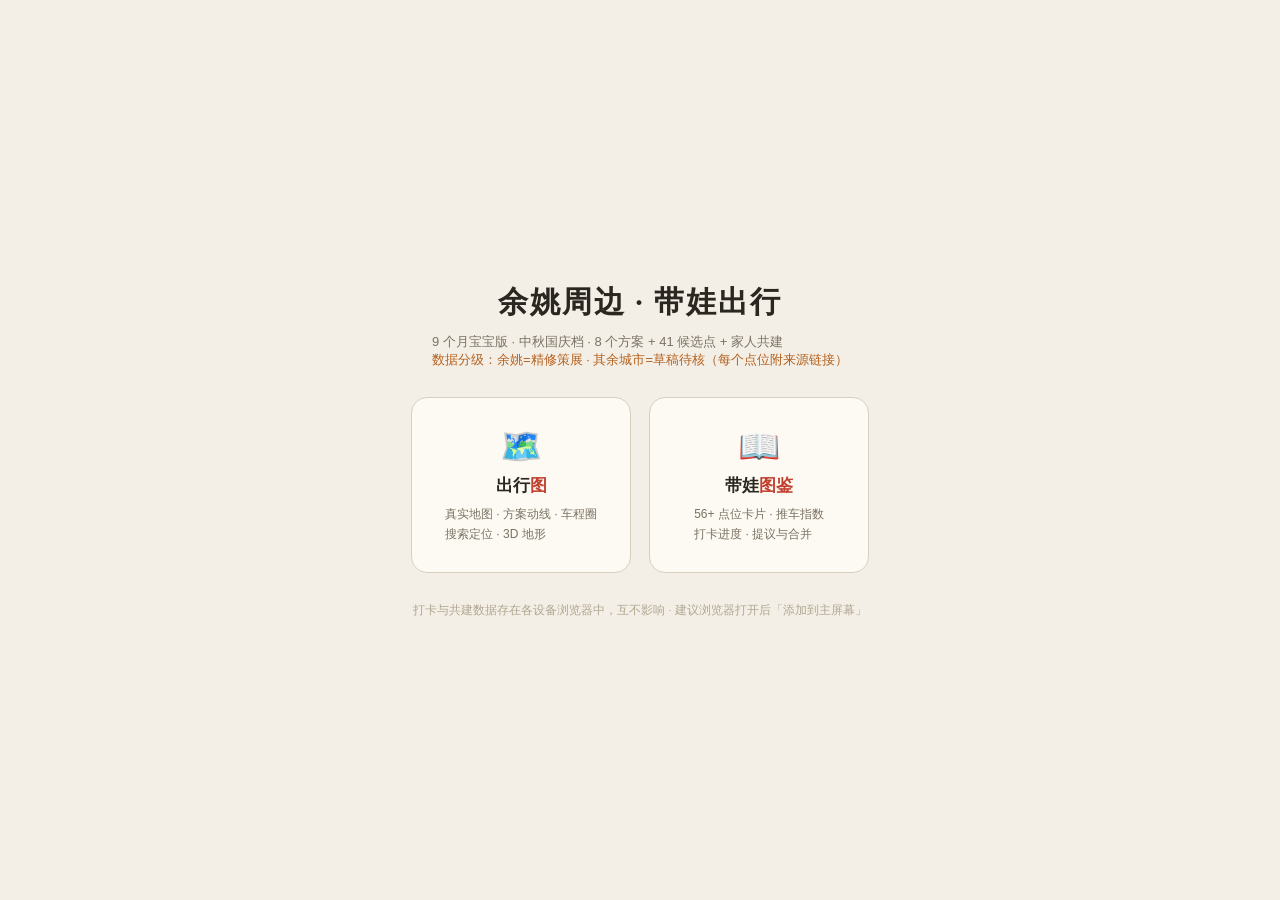
<file: index.html>
<!doctype html>
<html lang="zh-CN">
<head>
  <meta charset="UTF-8">
  <meta name="viewport" content="width=device-width, initial-scale=1">
  <title>余姚周边 · 带娃出行</title>
  <meta name="theme-color" content="#f4efe6">
  <meta property="og:type" content="website">
  <meta property="og:title" content="余姚周边 · 带娃出行（9个月宝宝版）">
  <meta property="og:description" content="8套亲子方案动线 · 车程圈 · 推车指数 · 午睡节奏，337城可切换，家人可共建打卡。">
  <meta property="og:image" content="https://439436269-ctrl.github.io/yuyao-baby-map/img/share.png">
  <meta property="og:url" content="https://439436269-ctrl.github.io/yuyao-baby-map/">
  <meta name="twitter:card" content="summary_large_image">
  <meta name="twitter:title" content="余姚周边 · 带娃出行（9个月宝宝版）">
  <meta name="twitter:description" content="8套亲子方案动线 · 车程圈 · 推车指数 · 午睡节奏，337城可切换。">
  <meta name="twitter:image" content="https://439436269-ctrl.github.io/yuyao-baby-map/img/share.png">
  <style>
    :root { --paper: #f4efe6; --ink: #2a2620; --line: #d8cfbf; --red: #c2402f; --sub: #7a7264; }
    * { box-sizing: border-box; }
    body {
      margin: 0; min-height: 100vh; display: flex; flex-direction: column;
      align-items: center; justify-content: center; gap: 10px;
      background: var(--paper); color: var(--ink);
      font-family: 'PingFang SC', 'Microsoft YaHei', sans-serif;
      padding: 24px;
    }
    h1 { margin: 0; font: 600 30px Georgia, 'Songti SC', 'SimSun', serif; letter-spacing: 2px; }
    .sub { color: var(--sub); font-size: 13px; margin-bottom: 18px; }
    .cards { display: flex; gap: 18px; flex-wrap: wrap; justify-content: center; }
    a.card {
      display: flex; flex-direction: column; align-items: center; gap: 8px;
      width: 220px; padding: 28px 20px; text-decoration: none; color: var(--ink);
      background: #fdfaf3; border: 1px solid var(--line); border-radius: 16px;
      transition: box-shadow .15s, transform .15s;
    }
    a.card:hover { box-shadow: 0 6px 20px rgba(42,38,32,.14); transform: translateY(-2px); }
    a.card .ico { font-size: 34px; }
    a.card .t { font: 600 17px Georgia, 'Songti SC', serif; }
    a.card .d { font-size: 12px; color: var(--sub); line-height: 1.6; }
    a.card .t em { color: var(--red); font-style: normal; }
    .tip { margin-top: 20px; font-size: 11.5px; color: #b0a691; }
  </style>
</head>
<body>
  <h1>余姚周边 · 带娃出行</h1>
  <div class="sub">9 个月宝宝版 · 中秋国庆档 · 8 个方案 + 41 候选点 + 家人共建<br>
    <span style="color:#b4611e">数据分级：余姚=精修策展 · 其余城市=草稿待核（每个点位附来源链接）</span></div>
  <div class="cards">
    <a class="card" href="./map.html">
      <span class="ico">🗺️</span>
      <span class="t">出行<em>图</em></span>
      <span class="d">真实地图 · 方案动线 · 车程圈<br>搜索定位 · 3D 地形</span>
    </a>
    <a class="card" href="./guide.html">
      <span class="ico">📖</span>
      <span class="t">带娃<em>图鉴</em></span>
      <span class="d">56+ 点位卡片 · 推车指数<br>打卡进度 · 提议与合并</span>
    </a>
  </div>
  <div class="tip">打卡与共建数据存在各设备浏览器中，互不影响 · 建议浏览器打开后「添加到主屏幕」</div>
</body>
</html>
</file>
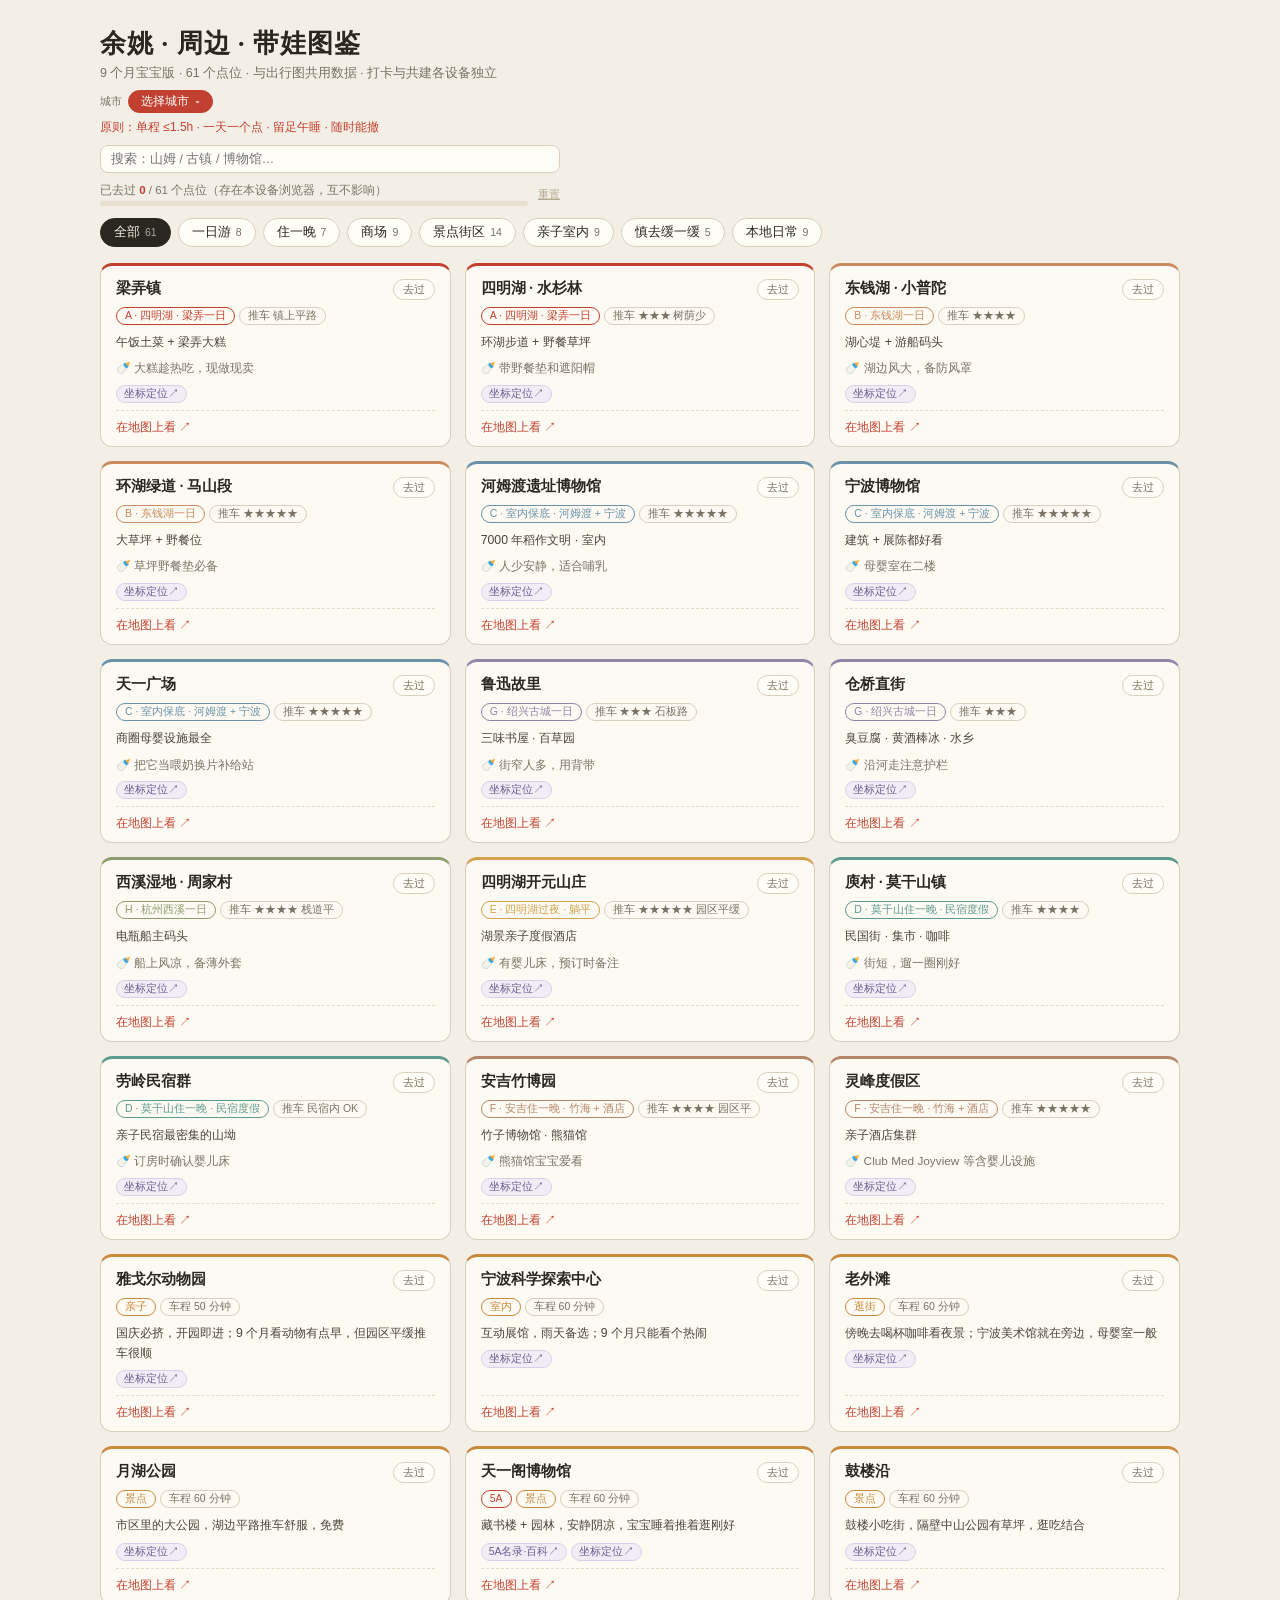
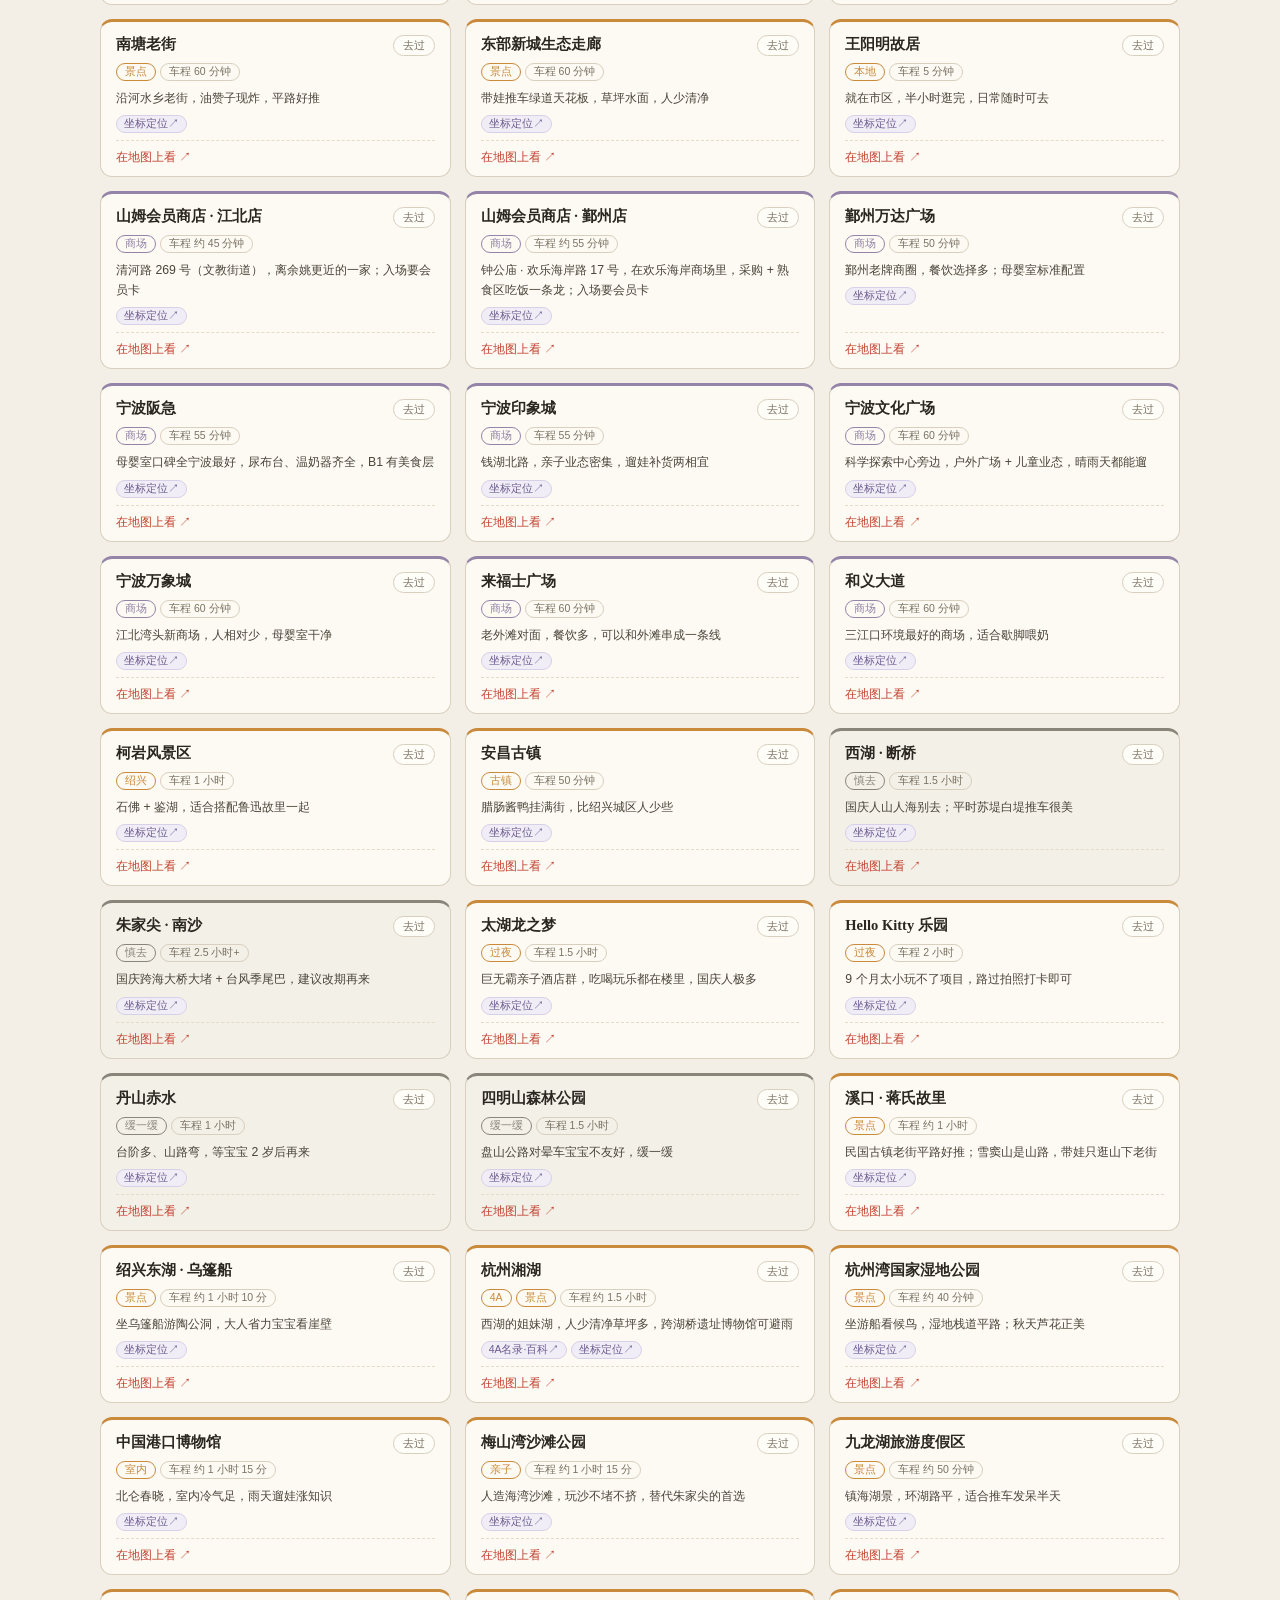
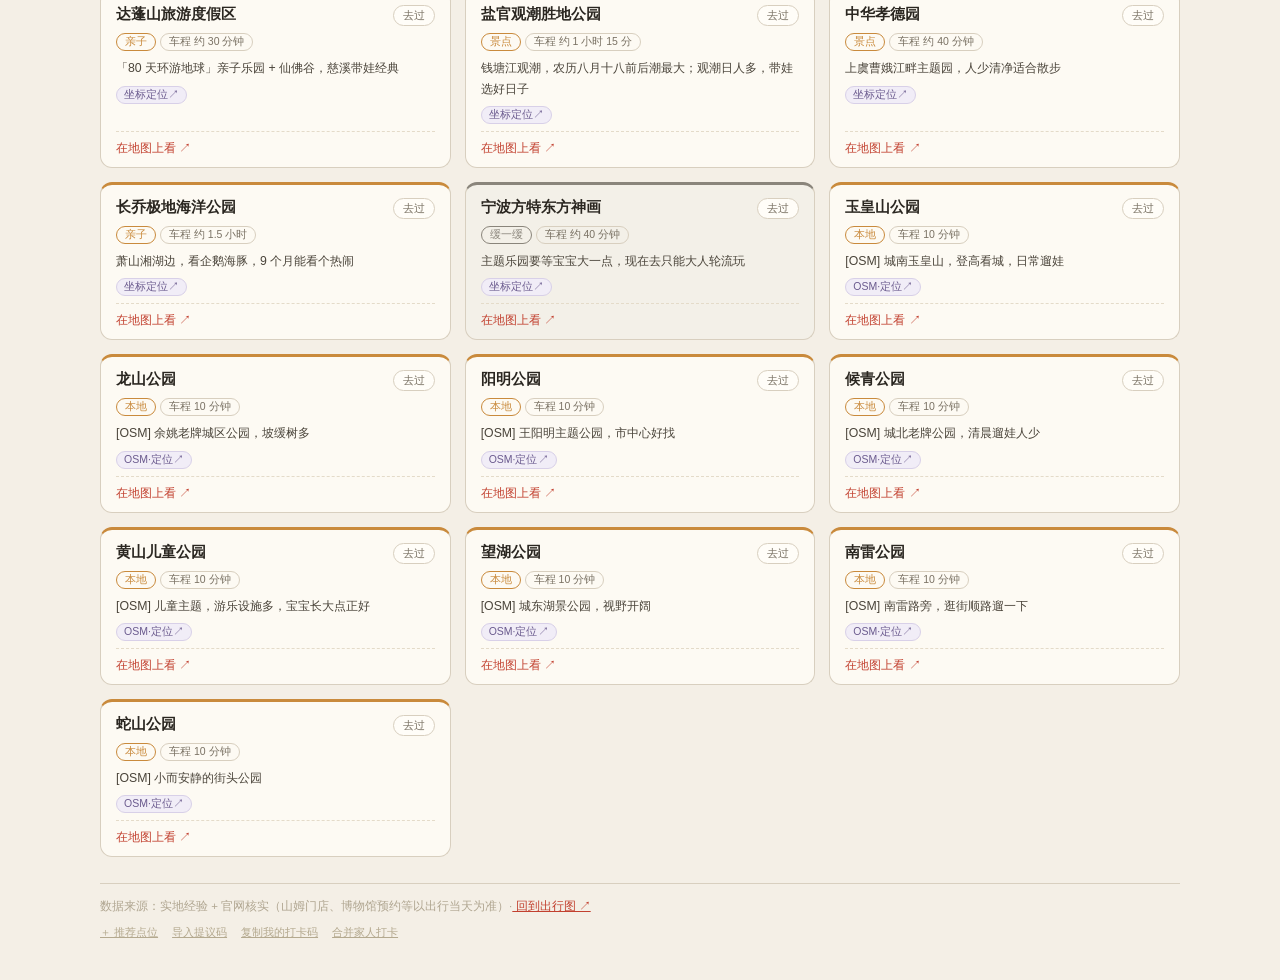
<file: guide.html>
<!doctype html>
<html lang="zh-CN">
<head>
  <meta charset="UTF-8">
  <meta name="viewport" content="width=device-width, initial-scale=1">
  <title>余姚周边 · 带娃图鉴</title>
  <meta name="theme-color" content="#f4efe6">
  <meta property="og:type" content="website">
  <meta property="og:title" content="余姚周边 · 带娃图鉴（9个月宝宝版）">
  <meta property="og:description" content="56+点位卡片：推车指数、带娃要点、5A/4A评级徽章，打卡进度全家同步。">
  <meta property="og:image" content="https://439436269-ctrl.github.io/yuyao-baby-map/img/share.png">
  <meta name="twitter:card" content="summary_large_image">
  <script type="module" crossorigin src="./assets/guide-BqX7OK44.js"></script>
  <link rel="modulepreload" crossorigin href="./assets/styles-Dasg_rm_.js">
  <link rel="stylesheet" crossorigin href="./assets/styles-CCWJV7H2.css">
</head>
<body>
  <div id="root"></div>
</body>
</html>
</file>
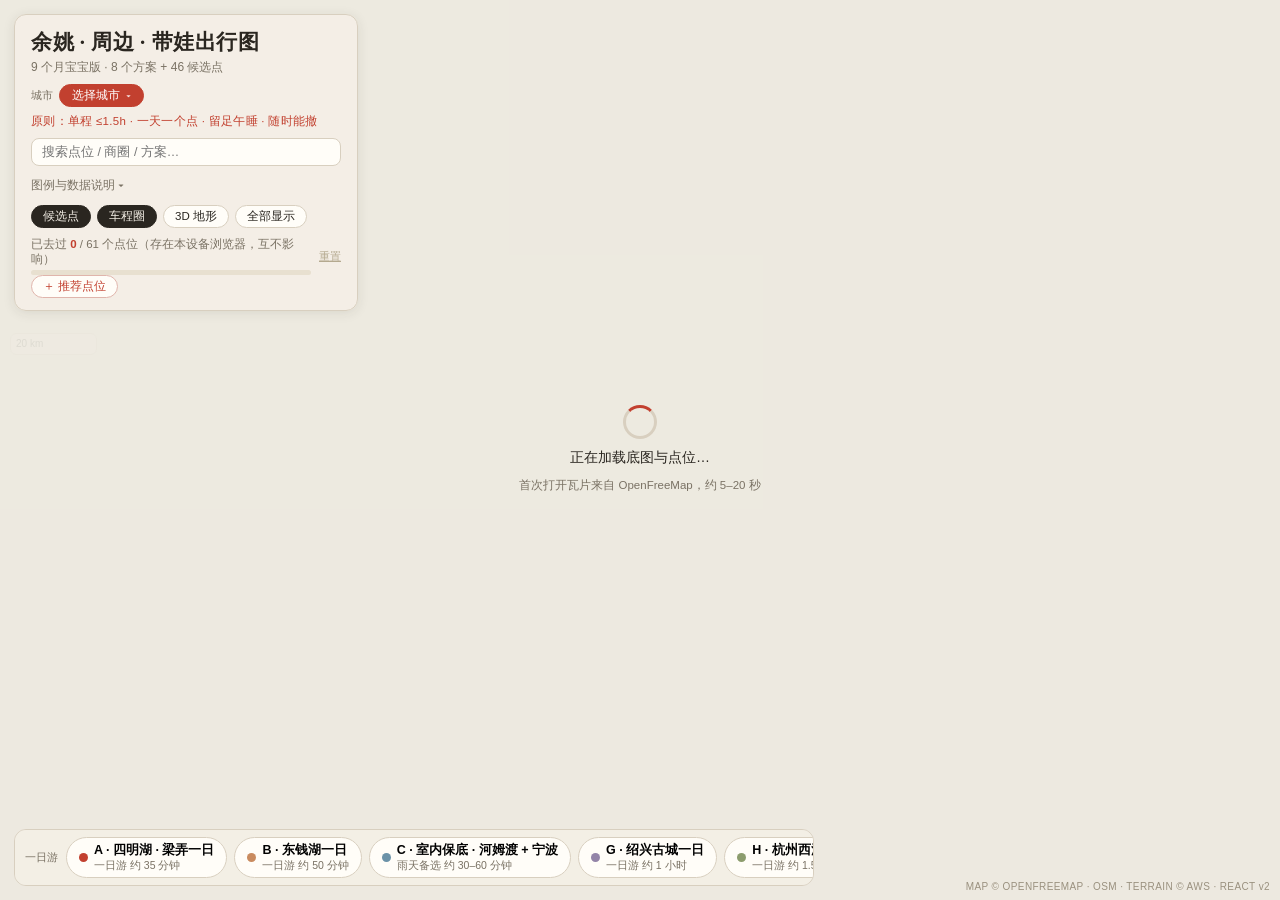
<file: map.html>
<!doctype html>
<html lang="zh-CN">
<head>
  <meta charset="UTF-8">
  <meta name="viewport" content="width=device-width, initial-scale=1">
  <title>余姚周边 · 带娃出行图</title>
  <meta name="theme-color" content="#f4efe6">
  <meta property="og:type" content="website">
  <meta property="og:title" content="余姚周边 · 带娃出行图（9个月宝宝版）">
  <meta property="og:description" content="真实地图上看亲子方案动线、车程圈与推车指数，337城可切换，点位来源可溯源。">
  <meta property="og:image" content="https://439436269-ctrl.github.io/yuyao-baby-map/img/share.png">
  <meta name="twitter:card" content="summary_large_image">
  <script type="module" crossorigin src="./assets/map-DCVhMGmU.js"></script>
  <link rel="modulepreload" crossorigin href="./assets/styles-Dasg_rm_.js">
  <link rel="stylesheet" crossorigin href="./assets/styles-CCWJV7H2.css">
  <link rel="stylesheet" crossorigin href="./assets/map-CuCRB34y.css">
</head>
<body>
  <div id="root"></div>
</body>
</html>
</file>
<file: assets/styles-CCWJV7H2.css>
:root{--paper: #f4efe6;--ink: #2a2620;--sub: #7a7264;--line: #d8cfbf;--red: #c2402f;--amber: #c98a3c}*{box-sizing:border-box}html,body,#root{margin:0;height:100%}body{font-family:PingFang SC,Microsoft YaHei,sans-serif;color:var(--ink);background:var(--paper)}button{font-family:inherit}#map-wrap{position:fixed;top:0;right:0;bottom:0;left:0;background:#edeae0}#hd{position:fixed;top:14px;left:14px;z-index:10;width:344px;padding:13px 16px 12px;background:#f4efe6f5;border:1px solid var(--line);border-radius:12px;box-shadow:0 2px 12px #2a26201a}#hd h1{margin:0 0 3px;font:600 21px Georgia,Songti SC,STSong,SimSun,serif;letter-spacing:.5px}#hd .sub{font-size:12px;color:var(--sub)}#hd .principle{margin-top:7px;font-size:11.5px;color:var(--red);letter-spacing:.3px}.legend{margin-top:7px;font-size:11.5px;color:var(--sub);line-height:1.8}.lg-dot{display:inline-block;width:8px;height:8px;border-radius:50%;margin:0 4px 0 1px;vertical-align:-1px}.lg-ring{display:inline-block;width:10px;height:6px;border:1px dashed #a89f8f;border-radius:50%;margin:0 4px 0 1px;vertical-align:2px}.toggles{display:flex;gap:6px;margin-top:9px;flex-wrap:wrap}.tg{font-size:11.5px;padding:3px 11px;cursor:pointer;-webkit-user-select:none;user-select:none;color:var(--ink);background:#fffdf8;border:1px solid var(--line);border-radius:999px}.tg.on{background:var(--ink);border-color:var(--ink);color:var(--paper)}.progress-row{display:flex;align-items:center;gap:8px;margin-top:9px}.progress-row .progress-wrap{flex:1}.linklike{border:none;background:none;color:#b4a98f;font-size:11px;cursor:pointer;text-decoration:underline;padding:0}.progress-wrap{min-width:0}.progress-text{font-size:11.5px;color:var(--sub);margin-bottom:3px}.progress-text b{color:var(--red)}.progress-bar{height:5px;background:#e8e0d0;border-radius:999px;overflow:hidden}.progress-bar i{display:block;height:100%;background:var(--red);border-radius:999px;transition:width .3s}#credit{position:fixed;right:10px;bottom:8px;z-index:5;font-size:10px;color:#9a917f;letter-spacing:.4px}.searchbox{position:relative;margin-top:9px}.searchbox input{width:100%;padding:6px 26px 6px 10px;font-size:12.5px;color:var(--ink);background:#fffdf8;border:1px solid var(--line);border-radius:8px;outline:none}.searchbox input:focus{border-color:var(--red)}.search-clear{position:absolute;right:6px;top:50%;transform:translateY(-50%);border:none;background:none;color:var(--sub);cursor:pointer;font-size:11px}.search-drop{position:absolute;left:0;right:0;top:calc(100% + 4px);z-index:30;max-height:260px;overflow-y:auto;background:#fffdf8;border:1px solid var(--line);border-radius:10px;box-shadow:0 4px 14px #2a262029}.search-hit{display:block;width:100%;text-align:left;padding:7px 11px;border:none;border-bottom:1px dashed #eee4d2;background:none;cursor:pointer}.search-hit:hover{background:#c2402f0f}.hit-name{display:block;font-size:12.5px;font-weight:600}.hit-sub{display:block;font-size:11px;color:var(--sub);margin-top:1px}.search-empty{padding:10px 12px;font-size:12px;color:var(--sub)}.capsules{position:fixed;left:14px;bottom:14px;z-index:10;display:flex;gap:7px;align-items:center;max-width:calc(100vw - 480px);overflow-x:auto;padding:7px 9px;background:#f4efe6ed;border:1px solid var(--line);border-radius:12px;scrollbar-width:thin}.capgrp{flex:none;font-size:11px;color:var(--sub);padding:0 1px}.cap{flex:none;display:flex;align-items:center;gap:6px;padding:5px 12px;cursor:pointer;white-space:nowrap;background:#fffdf8;border:1px solid var(--line);border-radius:999px;transition:box-shadow .15s}.cap:hover{box-shadow:0 1px 6px #2a262026}.cap.on{background:var(--ink);border-color:var(--ink)}.cap.on .cap-t,.cap.on .cap-d{color:var(--paper)}.cap-dot{flex:none;width:9px;height:9px;border-radius:50%}.cap-txt{display:flex;flex-direction:column;align-items:flex-start;line-height:1.25}.cap-t{font-size:12.5px;font-weight:600}.cap-d{font-size:10.5px;color:var(--sub)}.detail-card{position:fixed;top:14px;right:14px;bottom:80px;z-index:11;width:400px;padding:16px 18px 20px;overflow-y:auto;background:#f4efe6f7;border:1px solid var(--line);border-radius:12px;box-shadow:0 2px 14px #2a26201f;scrollbar-width:thin}.d-head{display:flex;gap:10px;align-items:flex-start}.plan-chip{flex:none;display:inline-block;border-radius:9px;color:#f4efe6;font-family:Georgia,serif;font-weight:700;text-align:center}.d-title h2{margin:1px 0 3px;font:600 18px Georgia,Songti SC,serif}.d-meta{font-size:11.5px;color:var(--sub);line-height:1.6}.icon-btn{margin-left:auto;flex:none;width:26px;height:26px;cursor:pointer;color:var(--sub);font-size:13px;line-height:1;background:#fffdf8;border:1px solid var(--line);border-radius:8px}.icon-btn:hover{background:var(--ink);color:var(--paper)}.gq{margin-top:12px;padding:8px 11px;font-size:12px;line-height:1.65;color:#7a4a18;background:#f6e8d6;border:1px solid #e4c9a4;border-radius:9px}.gq b{color:#b4611e}.d-sec{margin-top:14px}.d-sec h3{margin:0 0 6px;font-size:12px;font-weight:600;color:var(--sub);letter-spacing:2px}.sched{list-style:none;margin:0;padding:0}.sched li{display:flex;gap:10px;padding:4.5px 0;font-size:12.8px;line-height:1.55;border-top:1px dashed #e4dbc9}.sched li:first-child{border-top:none}.sched b{flex:none;width:78px;padding-top:1px;font:600 12px Georgia,monospace;color:var(--red)}.tips{margin:0;padding-left:16px;font-size:12.5px;line-height:1.8;color:#4a443a}.stop-row{display:flex;align-items:flex-start;gap:9px;padding:8px 2px;cursor:pointer;border-top:1px dashed #e4dbc9}.stop-row:first-of-type{border-top:none}.stop-row:hover{background:#c2402f0d}.stop-row .no{flex:none;width:20px;height:20px;margin-top:1px;border-radius:50%;color:#f4efe6;font-size:11px;font-weight:700;display:flex;align-items:center;justify-content:center}.stop-info{min-width:0;display:flex;flex-direction:column}.sn{font-size:13px;font-weight:600}.sd{font-size:11.8px;color:var(--sub);line-height:1.5}.d-foot{margin-top:16px;padding-top:10px;border-top:1px solid var(--line);font-size:11px;color:#b0a691;line-height:1.7}.stamp{flex:none;margin-left:auto;padding:2px 9px;cursor:pointer;font-size:11px;color:var(--sub);background:#fffdf8;border:1px solid var(--line);border-radius:999px}.stamp.done{background:var(--red);border-color:var(--red);color:#fff}.pp{min-width:210px;font-size:12.5px}.pp-name{font:700 13.5px Georgia,Songti SC,serif}.pp-chips{margin-top:5px;display:flex;flex-wrap:wrap;gap:4px}.chip{display:inline-block;padding:1px 8px;font-size:10.5px;color:var(--sub);border:1px solid var(--line);border-radius:999px}.pp-note{margin-top:6px;font-size:12px;line-height:1.6;color:#4a443a}.pp-meta{margin-top:5px;font-size:11.5px;color:var(--sub);line-height:1.6}.pp-stamp{margin-top:8px;display:flex;justify-content:flex-end}.pp-stamp .stamp{margin-left:0}.pp-srcs{margin-top:7px;display:flex;flex-wrap:wrap;gap:4px}.pp-srcs a,.card-srcs a{font-size:10.5px;color:#6b5b8e;text-decoration:none;padding:1px 7px;background:#f1edf7;border:1px solid #d8d0e8;border-radius:999px}.pp-srcs a:hover,.card-srcs a:hover{background:#e4dcf3}.card-srcs{display:flex;flex-wrap:wrap;gap:4px}.maplibregl-popup-content{background:var(--paper)!important;padding:10px 13px!important;border:1px solid var(--line);border-radius:10px;box-shadow:0 3px 14px #2a26202e}.maplibregl-popup-tip{border-top-color:var(--paper)!important;border-bottom-color:var(--paper)!important}.maplibregl-ctrl-scale{background:#f4efe6eb!important;border:1px solid var(--line)!important;border-radius:6px;color:var(--ink);font-size:10px}.guide{max-width:1120px;margin:0 auto;padding:26px 20px 40px}.g-head h1{margin:0 0 4px;font:600 26px Georgia,Songti SC,serif;letter-spacing:1px}.g-head .sub{font-size:12.5px;color:var(--sub)}.g-head .principle{margin-top:6px;font-size:12px;color:var(--red)}.g-head .searchbox{max-width:460px}.g-progress{display:flex;align-items:center;gap:10px;max-width:460px;margin-top:10px}.g-progress .progress-wrap{flex:1}.tabs{position:sticky;top:0;z-index:9;display:flex;gap:7px;flex-wrap:wrap;padding:12px 0 10px;background:var(--paper)}.tab{padding:5px 13px;cursor:pointer;font-size:12.5px;color:var(--ink);background:#fffdf8;border:1px solid var(--line);border-radius:999px}.tab.on{background:var(--ink);border-color:var(--ink);color:var(--paper)}.tab-count{margin-left:5px;font-size:10.5px;opacity:.65}.grid{display:grid;grid-template-columns:repeat(auto-fill,minmax(300px,1fr));gap:14px;margin-top:6px}.card{padding:13px 15px 11px;background:#fdfaf3;border:1px solid var(--line);border-top:3px solid var(--line);border-radius:12px;display:flex;flex-direction:column;gap:7px}.card.warn{background:#f3f0e8}.card-hd{display:flex;align-items:flex-start;gap:8px}.card-hd h3{flex:1;margin:0;font:600 14.5px Georgia,Songti SC,serif}.card-chips{display:flex;flex-wrap:wrap;gap:4px}.card-note{margin:0;font-size:12.3px;line-height:1.65;color:#4a443a}.card-baby{margin:0;font-size:11.8px;line-height:1.6;color:var(--sub)}.card-foot{margin-top:auto;padding-top:6px;border-top:1px dashed #e4dbc9}.map-link{font-size:11.5px;color:var(--red);text-decoration:none}.map-link:hover{text-decoration:underline}.empty{grid-column:1 / -1;padding:40px 0;text-align:center;font-size:13px;color:var(--sub)}.g-foot{margin-top:26px;padding-top:12px;border-top:1px solid var(--line);font-size:11.5px;color:#b0a691;line-height:1.8}.g-foot a{color:var(--red)}.foot-actions{display:flex;gap:14px;flex-wrap:wrap;align-items:center;margin-top:8px}.modal-mask{position:fixed;top:0;right:0;bottom:0;left:0;z-index:60;background:#2a262073;display:flex;align-items:center;justify-content:center}.modal{width:min(430px,calc(100vw - 32px));padding:16px 18px;background:var(--paper);border:1px solid var(--line);border-radius:14px;box-shadow:0 8px 30px #2a26204d}.modal-hd{display:flex;align-items:center;gap:10px;margin-bottom:8px}.modal-hd h3{flex:1;margin:0;font:600 16px Georgia,Songti SC,serif}.field{display:flex;flex-direction:column;gap:4px;margin-top:10px;font-size:11.5px;color:var(--sub)}.field input,.field select,.field textarea{font-family:inherit;font-size:13px;color:var(--ink);padding:7px 10px;background:#fffdf8;border:1px solid var(--line);border-radius:8px;outline:none;resize:vertical}.field input:focus,.field select:focus,.field textarea:focus{border-color:var(--red)}.field-row{display:flex;gap:10px}.field-row .field{flex:1}.coord-badge{margin-top:10px;padding:7px 10px;font-size:11.5px;color:var(--sub);background:#efe9db;border:1px dashed var(--line);border-radius:8px}.coord-badge.ok{color:#3e7a6e;background:#e9f2ee;border-color:#9cc4ba}.msg-ok{margin-top:8px;padding:6px 10px;font-size:12px;color:#3e7a6e;background:#e9f2ee;border-radius:8px}.msg-err{margin-top:8px;padding:6px 10px;font-size:12px;color:#a03a2a;background:#f7e6e0;border-radius:8px}.modal-actions{display:flex;justify-content:flex-end;gap:8px;margin-top:14px}.btn-ghost{padding:6px 14px;font-size:12.5px;cursor:pointer;color:var(--sub);background:none;border:1px solid var(--line);border-radius:8px}.btn-primary{padding:6px 14px;font-size:12.5px;cursor:pointer;color:#fff;background:var(--red);border:1px solid var(--red);border-radius:8px}.btn-primary:disabled{opacity:.45;cursor:not-allowed}.stamp.remove{margin-left:8px;color:#a03a2a;background:#fdf6f3;border-color:#d8b0a4}.tg.propose{color:var(--red);border-color:#e0b5ac}.propose-panel{position:fixed;top:14px;right:14px;bottom:80px;z-index:40;width:356px;padding:16px 18px;overflow-y:auto;background:#f4efe6f7;border:1px solid var(--line);border-radius:12px;box-shadow:0 2px 14px #2a262024;scrollbar-width:thin}.boot-msg{min-height:60vh;display:flex;flex-direction:column;gap:10px;align-items:center;justify-content:center;font-size:14px;color:var(--sub);text-align:center}.boot-msg a{color:var(--red)}.city-switch{display:flex;gap:6px;align-items:center;margin-top:8px;flex-wrap:wrap}.city-opt{font-size:11.5px;padding:2px 10px;text-decoration:none;color:var(--ink);background:#fffdf8;border:1px solid var(--line);border-radius:999px}.city-opt.on{background:var(--red);border-color:var(--red);color:#fff}.city-select{max-width:260px;padding:3px 8px;font-size:11.5px;font-family:inherit;color:var(--ink);background:#fffdf8;border:1px solid var(--line);border-radius:999px;outline:none}.city-switch{position:relative;display:flex;gap:6px;align-items:center;margin-top:8px;flex-wrap:wrap}.city-lbl{font-size:11px;color:var(--sub)}.city-btn{display:inline-flex;align-items:center;gap:6px;padding:3px 12px;font-size:11.5px;font-family:inherit;cursor:pointer;color:#fff;background:var(--red);border:1px solid var(--red);border-radius:999px}.city-caret{font-style:normal;font-size:10px;opacity:.85}.city-pop{position:absolute;top:calc(100% + 6px);left:0;z-index:45;width:300px;padding:8px;background:var(--paper);border:1px solid var(--line);border-radius:12px;box-shadow:0 6px 22px #2a26202e}.city-search{width:100%;padding:6px 10px;font-size:12.5px;font-family:inherit;box-sizing:border-box;color:var(--ink);background:#fffdf8;border:1px solid var(--line);border-radius:8px;outline:none}.city-search:focus{border-color:var(--red)}.city-list{max-height:300px;overflow-y:auto;margin-top:7px;scrollbar-width:thin}.city-group-hd{padding:5px 6px 3px;font-size:10.5px;color:var(--sub);letter-spacing:1px;border-bottom:1px dashed var(--line);margin-top:4px}.city-group:first-child .city-group-hd{margin-top:0}.city-item{display:flex;align-items:center;gap:6px;width:100%;padding:5px 8px;font-size:12.5px;font-family:inherit;text-align:left;cursor:pointer;color:var(--ink);background:none;border:none;border-radius:7px}.city-item:hover:not(:disabled){background:#c2402f14}.city-item.on{background:#c2402f24;font-weight:600}.city-item.off{color:#b6ad9a;cursor:not-allowed}.city-star{width:12px;flex:none;font-size:11px;color:var(--red);text-align:center}.city-item.off .city-star{color:#c9c1b0}.city-empty{padding:14px 8px;font-size:12px;color:var(--sub);text-align:center}.map-loading{position:absolute;top:0;right:0;bottom:0;left:0;z-index:8;display:flex;flex-direction:column;align-items:center;justify-content:center;gap:8px;background:#edeae0eb;color:var(--sub);text-align:center;pointer-events:none}.map-loading p{margin:0;font-size:14px;color:var(--ink)}.map-loading small{font-size:11.5px}.spin{width:34px;height:34px;border-radius:50%;border:3px solid #d8cfbf;border-top-color:var(--red);animation:spin .9s linear infinite}@keyframes spin{to{transform:rotate(360deg)}}.legend-box{margin-top:9px}.legend-box summary{cursor:pointer;font-size:12px;color:var(--sub);-webkit-user-select:none;user-select:none;list-style:none;padding:2px 0}.legend-box summary::-webkit-details-marker{display:none}.legend-box[open] summary{color:var(--ink)}@media (max-width: 980px){#hd{width:min(344px,calc(100vw - 28px))}.capsules{max-width:calc(100vw - 28px)}.detail-card{width:calc(100vw - 28px)}}
</file>
<file: assets/map-CuCRB34y.css>
.maplibregl-map{font:12px/20px Helvetica Neue,Arial,Helvetica,sans-serif;overflow:hidden;position:relative;-webkit-tap-highlight-color:rgb(0 0 0/0)}.maplibregl-canvas{left:0;position:absolute;top:0}.maplibregl-map:fullscreen{height:100%;width:100%}.maplibregl-ctrl-group button.maplibregl-ctrl-compass{touch-action:none}.maplibregl-canvas-container.maplibregl-interactive,.maplibregl-ctrl-group button.maplibregl-ctrl-compass{cursor:grab;-webkit-user-select:none;-moz-user-select:none;user-select:none}.maplibregl-canvas-container.maplibregl-interactive.maplibregl-track-pointer{cursor:pointer}.maplibregl-canvas-container.maplibregl-interactive:active,.maplibregl-ctrl-group button.maplibregl-ctrl-compass:active{cursor:grabbing}.maplibregl-canvas-container.maplibregl-touch-zoom-rotate,.maplibregl-canvas-container.maplibregl-touch-zoom-rotate .maplibregl-canvas{touch-action:pan-x pan-y}.maplibregl-canvas-container.maplibregl-touch-drag-pan,.maplibregl-canvas-container.maplibregl-touch-drag-pan .maplibregl-canvas{touch-action:pinch-zoom}.maplibregl-canvas-container.maplibregl-touch-zoom-rotate.maplibregl-touch-drag-pan,.maplibregl-canvas-container.maplibregl-touch-zoom-rotate.maplibregl-touch-drag-pan .maplibregl-canvas{touch-action:none}.maplibregl-canvas-container.maplibregl-touch-drag-pan.maplibregl-cooperative-gestures,.maplibregl-canvas-container.maplibregl-touch-drag-pan.maplibregl-cooperative-gestures .maplibregl-canvas{touch-action:pan-x pan-y}.maplibregl-ctrl-bottom-left,.maplibregl-ctrl-bottom-right,.maplibregl-ctrl-top-left,.maplibregl-ctrl-top-right{pointer-events:none;position:absolute;z-index:2}.maplibregl-ctrl-top-left{left:0;top:0}.maplibregl-ctrl-top-right{right:0;top:0}.maplibregl-ctrl-bottom-left{bottom:0;left:0}.maplibregl-ctrl-bottom-right{bottom:0;right:0}.maplibregl-ctrl{clear:both;pointer-events:auto;transform:translate(0)}.maplibregl-ctrl-top-left .maplibregl-ctrl{float:left;margin:10px 0 0 10px}.maplibregl-ctrl-top-right .maplibregl-ctrl{float:right;margin:10px 10px 0 0}.maplibregl-ctrl-bottom-left .maplibregl-ctrl{float:left;margin:0 0 10px 10px}.maplibregl-ctrl-bottom-right .maplibregl-ctrl{float:right;margin:0 10px 10px 0}.maplibregl-ctrl-group{background:#fff;border-radius:4px}.maplibregl-ctrl-group:not(:empty){box-shadow:0 0 0 2px #0000001a}@media (forced-colors:active){.maplibregl-ctrl-group:not(:empty){box-shadow:0 0 0 2px ButtonText}}.maplibregl-ctrl-group button{background-color:transparent;border:0;box-sizing:border-box;cursor:pointer;display:block;height:29px;outline:none;padding:0;width:29px}.maplibregl-ctrl-group button+button{border-top:1px solid #ddd}.maplibregl-ctrl button .maplibregl-ctrl-icon{background-position:50%;background-repeat:no-repeat;display:block;height:100%;width:100%}@media (forced-colors:active){.maplibregl-ctrl-icon{background-color:transparent}.maplibregl-ctrl-group button+button{border-top:1px solid ButtonText}}.maplibregl-ctrl button::-moz-focus-inner{border:0;padding:0}.maplibregl-ctrl-attrib-button:focus,.maplibregl-ctrl-group button:focus{box-shadow:0 0 2px 2px #0096ff}.maplibregl-ctrl button:disabled{cursor:not-allowed}.maplibregl-ctrl button:disabled .maplibregl-ctrl-icon{opacity:.25}.maplibregl-ctrl button:not(:disabled):hover{background-color:#0000000d}.maplibregl-ctrl-group button:focus:focus-visible{box-shadow:0 0 2px 2px #0096ff}.maplibregl-ctrl-group button:focus:not(:focus-visible){box-shadow:none}.maplibregl-ctrl-group button:focus:first-child{border-radius:4px 4px 0 0}.maplibregl-ctrl-group button:focus:last-child{border-radius:0 0 4px 4px}.maplibregl-ctrl-group button:focus:only-child{border-radius:inherit}.maplibregl-ctrl button.maplibregl-ctrl-zoom-out .maplibregl-ctrl-icon{background-image:url("data:image/svg+xml;charset=utf-8,%3Csvg xmlns='http://www.w3.org/2000/svg' width='29' height='29' fill='%23333' viewBox='0 0 29 29'%3E%3Cpath d='M10 13c-.75 0-1.5.75-1.5 1.5S9.25 16 10 16h9c.75 0 1.5-.75 1.5-1.5S19.75 13 19 13z'/%3E%3C/svg%3E")}.maplibregl-ctrl button.maplibregl-ctrl-zoom-in .maplibregl-ctrl-icon{background-image:url("data:image/svg+xml;charset=utf-8,%3Csvg xmlns='http://www.w3.org/2000/svg' width='29' height='29' fill='%23333' viewBox='0 0 29 29'%3E%3Cpath d='M14.5 8.5c-.75 0-1.5.75-1.5 1.5v3h-3c-.75 0-1.5.75-1.5 1.5S9.25 16 10 16h3v3c0 .75.75 1.5 1.5 1.5S16 19.75 16 19v-3h3c.75 0 1.5-.75 1.5-1.5S19.75 13 19 13h-3v-3c0-.75-.75-1.5-1.5-1.5'/%3E%3C/svg%3E")}@media (forced-colors:active){.maplibregl-ctrl button.maplibregl-ctrl-zoom-out .maplibregl-ctrl-icon{background-image:url("data:image/svg+xml;charset=utf-8,%3Csvg xmlns='http://www.w3.org/2000/svg' width='29' height='29' fill='%23fff' viewBox='0 0 29 29'%3E%3Cpath d='M10 13c-.75 0-1.5.75-1.5 1.5S9.25 16 10 16h9c.75 0 1.5-.75 1.5-1.5S19.75 13 19 13z'/%3E%3C/svg%3E")}.maplibregl-ctrl button.maplibregl-ctrl-zoom-in .maplibregl-ctrl-icon{background-image:url("data:image/svg+xml;charset=utf-8,%3Csvg xmlns='http://www.w3.org/2000/svg' width='29' height='29' fill='%23fff' viewBox='0 0 29 29'%3E%3Cpath d='M14.5 8.5c-.75 0-1.5.75-1.5 1.5v3h-3c-.75 0-1.5.75-1.5 1.5S9.25 16 10 16h3v3c0 .75.75 1.5 1.5 1.5S16 19.75 16 19v-3h3c.75 0 1.5-.75 1.5-1.5S19.75 13 19 13h-3v-3c0-.75-.75-1.5-1.5-1.5'/%3E%3C/svg%3E")}}@media (forced-colors:active) and (prefers-color-scheme:light){.maplibregl-ctrl button.maplibregl-ctrl-zoom-out .maplibregl-ctrl-icon{background-image:url("data:image/svg+xml;charset=utf-8,%3Csvg xmlns='http://www.w3.org/2000/svg' width='29' height='29' viewBox='0 0 29 29'%3E%3Cpath d='M10 13c-.75 0-1.5.75-1.5 1.5S9.25 16 10 16h9c.75 0 1.5-.75 1.5-1.5S19.75 13 19 13z'/%3E%3C/svg%3E")}.maplibregl-ctrl button.maplibregl-ctrl-zoom-in .maplibregl-ctrl-icon{background-image:url("data:image/svg+xml;charset=utf-8,%3Csvg xmlns='http://www.w3.org/2000/svg' width='29' height='29' viewBox='0 0 29 29'%3E%3Cpath d='M14.5 8.5c-.75 0-1.5.75-1.5 1.5v3h-3c-.75 0-1.5.75-1.5 1.5S9.25 16 10 16h3v3c0 .75.75 1.5 1.5 1.5S16 19.75 16 19v-3h3c.75 0 1.5-.75 1.5-1.5S19.75 13 19 13h-3v-3c0-.75-.75-1.5-1.5-1.5'/%3E%3C/svg%3E")}}.maplibregl-ctrl button.maplibregl-ctrl-fullscreen .maplibregl-ctrl-icon{background-image:url("data:image/svg+xml;charset=utf-8,%3Csvg xmlns='http://www.w3.org/2000/svg' width='29' height='29' fill='%23333' viewBox='0 0 29 29'%3E%3Cpath d='M24 16v5.5c0 1.75-.75 2.5-2.5 2.5H16v-1l3-1.5-4-5.5 1-1 5.5 4 1.5-3zM6 16l1.5 3 5.5-4 1 1-4 5.5 3 1.5v1H7.5C5.75 24 5 23.25 5 21.5V16zm7-11v1l-3 1.5 4 5.5-1 1-5.5-4L6 13H5V7.5C5 5.75 5.75 5 7.5 5zm11 2.5c0-1.75-.75-2.5-2.5-2.5H16v1l3 1.5-4 5.5 1 1 5.5-4 1.5 3h1z'/%3E%3C/svg%3E")}.maplibregl-ctrl button.maplibregl-ctrl-shrink .maplibregl-ctrl-icon{background-image:url("data:image/svg+xml;charset=utf-8,%3Csvg xmlns='http://www.w3.org/2000/svg' width='29' height='29' viewBox='0 0 29 29'%3E%3Cpath d='M18.5 16c-1.75 0-2.5.75-2.5 2.5V24h1l1.5-3 5.5 4 1-1-4-5.5 3-1.5v-1zM13 18.5c0-1.75-.75-2.5-2.5-2.5H5v1l3 1.5L4 24l1 1 5.5-4 1.5 3h1zm3-8c0 1.75.75 2.5 2.5 2.5H24v-1l-3-1.5L25 5l-1-1-5.5 4L17 5h-1zM10.5 13c1.75 0 2.5-.75 2.5-2.5V5h-1l-1.5 3L5 4 4 5l4 5.5L5 12v1z'/%3E%3C/svg%3E")}@media (forced-colors:active){.maplibregl-ctrl button.maplibregl-ctrl-fullscreen .maplibregl-ctrl-icon{background-image:url("data:image/svg+xml;charset=utf-8,%3Csvg xmlns='http://www.w3.org/2000/svg' width='29' height='29' fill='%23fff' viewBox='0 0 29 29'%3E%3Cpath d='M24 16v5.5c0 1.75-.75 2.5-2.5 2.5H16v-1l3-1.5-4-5.5 1-1 5.5 4 1.5-3zM6 16l1.5 3 5.5-4 1 1-4 5.5 3 1.5v1H7.5C5.75 24 5 23.25 5 21.5V16zm7-11v1l-3 1.5 4 5.5-1 1-5.5-4L6 13H5V7.5C5 5.75 5.75 5 7.5 5zm11 2.5c0-1.75-.75-2.5-2.5-2.5H16v1l3 1.5-4 5.5 1 1 5.5-4 1.5 3h1z'/%3E%3C/svg%3E")}.maplibregl-ctrl button.maplibregl-ctrl-shrink .maplibregl-ctrl-icon{background-image:url("data:image/svg+xml;charset=utf-8,%3Csvg xmlns='http://www.w3.org/2000/svg' width='29' height='29' fill='%23fff' viewBox='0 0 29 29'%3E%3Cpath d='M18.5 16c-1.75 0-2.5.75-2.5 2.5V24h1l1.5-3 5.5 4 1-1-4-5.5 3-1.5v-1zM13 18.5c0-1.75-.75-2.5-2.5-2.5H5v1l3 1.5L4 24l1 1 5.5-4 1.5 3h1zm3-8c0 1.75.75 2.5 2.5 2.5H24v-1l-3-1.5L25 5l-1-1-5.5 4L17 5h-1zM10.5 13c1.75 0 2.5-.75 2.5-2.5V5h-1l-1.5 3L5 4 4 5l4 5.5L5 12v1z'/%3E%3C/svg%3E")}}@media (forced-colors:active) and (prefers-color-scheme:light){.maplibregl-ctrl button.maplibregl-ctrl-fullscreen .maplibregl-ctrl-icon{background-image:url("data:image/svg+xml;charset=utf-8,%3Csvg xmlns='http://www.w3.org/2000/svg' width='29' height='29' viewBox='0 0 29 29'%3E%3Cpath d='M24 16v5.5c0 1.75-.75 2.5-2.5 2.5H16v-1l3-1.5-4-5.5 1-1 5.5 4 1.5-3zM6 16l1.5 3 5.5-4 1 1-4 5.5 3 1.5v1H7.5C5.75 24 5 23.25 5 21.5V16zm7-11v1l-3 1.5 4 5.5-1 1-5.5-4L6 13H5V7.5C5 5.75 5.75 5 7.5 5zm11 2.5c0-1.75-.75-2.5-2.5-2.5H16v1l3 1.5-4 5.5 1 1 5.5-4 1.5 3h1z'/%3E%3C/svg%3E")}.maplibregl-ctrl button.maplibregl-ctrl-shrink .maplibregl-ctrl-icon{background-image:url("data:image/svg+xml;charset=utf-8,%3Csvg xmlns='http://www.w3.org/2000/svg' width='29' height='29' viewBox='0 0 29 29'%3E%3Cpath d='M18.5 16c-1.75 0-2.5.75-2.5 2.5V24h1l1.5-3 5.5 4 1-1-4-5.5 3-1.5v-1zM13 18.5c0-1.75-.75-2.5-2.5-2.5H5v1l3 1.5L4 24l1 1 5.5-4 1.5 3h1zm3-8c0 1.75.75 2.5 2.5 2.5H24v-1l-3-1.5L25 5l-1-1-5.5 4L17 5h-1zM10.5 13c1.75 0 2.5-.75 2.5-2.5V5h-1l-1.5 3L5 4 4 5l4 5.5L5 12v1z'/%3E%3C/svg%3E")}}.maplibregl-ctrl button.maplibregl-ctrl-compass .maplibregl-ctrl-icon{background-image:url("data:image/svg+xml;charset=utf-8,%3Csvg xmlns='http://www.w3.org/2000/svg' width='29' height='29' fill='%23333' viewBox='0 0 29 29'%3E%3Cpath d='m10.5 14 4-8 4 8z'/%3E%3Cpath fill='%23ccc' d='m10.5 16 4 8 4-8z'/%3E%3C/svg%3E")}@media (forced-colors:active){.maplibregl-ctrl button.maplibregl-ctrl-compass .maplibregl-ctrl-icon{background-image:url("data:image/svg+xml;charset=utf-8,%3Csvg xmlns='http://www.w3.org/2000/svg' width='29' height='29' fill='%23fff' viewBox='0 0 29 29'%3E%3Cpath d='m10.5 14 4-8 4 8z'/%3E%3Cpath fill='%23ccc' d='m10.5 16 4 8 4-8z'/%3E%3C/svg%3E")}}@media (forced-colors:active) and (prefers-color-scheme:light){.maplibregl-ctrl button.maplibregl-ctrl-compass .maplibregl-ctrl-icon{background-image:url("data:image/svg+xml;charset=utf-8,%3Csvg xmlns='http://www.w3.org/2000/svg' width='29' height='29' viewBox='0 0 29 29'%3E%3Cpath d='m10.5 14 4-8 4 8z'/%3E%3Cpath fill='%23ccc' d='m10.5 16 4 8 4-8z'/%3E%3C/svg%3E")}}.maplibregl-ctrl button.maplibregl-ctrl-terrain .maplibregl-ctrl-icon{background-image:url("data:image/svg+xml;charset=utf-8,%3Csvg xmlns='http://www.w3.org/2000/svg' width='22' height='22' fill='%23333' viewBox='0 0 22 22'%3E%3Cpath d='m1.754 13.406 4.453-4.851 3.09 3.09 3.281 3.277.969-.969-3.309-3.312 3.844-4.121 6.148 6.886h1.082v-.855l-7.207-8.07-4.84 5.187L6.169 6.57l-5.48 5.965v.871ZM.688 16.844h20.625v1.375H.688Zm0 0'/%3E%3C/svg%3E")}.maplibregl-ctrl button.maplibregl-ctrl-terrain-enabled .maplibregl-ctrl-icon{background-image:url("data:image/svg+xml;charset=utf-8,%3Csvg xmlns='http://www.w3.org/2000/svg' width='22' height='22' fill='%2333b5e5' viewBox='0 0 22 22'%3E%3Cpath d='m1.754 13.406 4.453-4.851 3.09 3.09 3.281 3.277.969-.969-3.309-3.312 3.844-4.121 6.148 6.886h1.082v-.855l-7.207-8.07-4.84 5.187L6.169 6.57l-5.48 5.965v.871ZM.688 16.844h20.625v1.375H.688Zm0 0'/%3E%3C/svg%3E")}.maplibregl-ctrl button.maplibregl-ctrl-geolocate .maplibregl-ctrl-icon{background-image:url("data:image/svg+xml;charset=utf-8,%3Csvg xmlns='http://www.w3.org/2000/svg' width='29' height='29' fill='%23333' viewBox='0 0 20 20'%3E%3Cpath d='M10 4C9 4 9 5 9 5v.1A5 5 0 0 0 5.1 9H5s-1 0-1 1 1 1 1 1h.1A5 5 0 0 0 9 14.9v.1s0 1 1 1 1-1 1-1v-.1a5 5 0 0 0 3.9-3.9h.1s1 0 1-1-1-1-1-1h-.1A5 5 0 0 0 11 5.1V5s0-1-1-1m0 2.5a3.5 3.5 0 1 1 0 7 3.5 3.5 0 1 1 0-7'/%3E%3Ccircle cx='10' cy='10' r='2'/%3E%3C/svg%3E")}.maplibregl-ctrl button.maplibregl-ctrl-geolocate:disabled .maplibregl-ctrl-icon{background-image:url("data:image/svg+xml;charset=utf-8,%3Csvg xmlns='http://www.w3.org/2000/svg' width='29' height='29' fill='%23aaa' viewBox='0 0 20 20'%3E%3Cpath d='M10 4C9 4 9 5 9 5v.1A5 5 0 0 0 5.1 9H5s-1 0-1 1 1 1 1 1h.1A5 5 0 0 0 9 14.9v.1s0 1 1 1 1-1 1-1v-.1a5 5 0 0 0 3.9-3.9h.1s1 0 1-1-1-1-1-1h-.1A5 5 0 0 0 11 5.1V5s0-1-1-1m0 2.5a3.5 3.5 0 1 1 0 7 3.5 3.5 0 1 1 0-7'/%3E%3Ccircle cx='10' cy='10' r='2'/%3E%3Cpath fill='red' d='m14 5 1 1-9 9-1-1z'/%3E%3C/svg%3E")}.maplibregl-ctrl button.maplibregl-ctrl-geolocate.maplibregl-ctrl-geolocate-active .maplibregl-ctrl-icon{background-image:url("data:image/svg+xml;charset=utf-8,%3Csvg xmlns='http://www.w3.org/2000/svg' width='29' height='29' fill='%2333b5e5' viewBox='0 0 20 20'%3E%3Cpath d='M10 4C9 4 9 5 9 5v.1A5 5 0 0 0 5.1 9H5s-1 0-1 1 1 1 1 1h.1A5 5 0 0 0 9 14.9v.1s0 1 1 1 1-1 1-1v-.1a5 5 0 0 0 3.9-3.9h.1s1 0 1-1-1-1-1-1h-.1A5 5 0 0 0 11 5.1V5s0-1-1-1m0 2.5a3.5 3.5 0 1 1 0 7 3.5 3.5 0 1 1 0-7'/%3E%3Ccircle cx='10' cy='10' r='2'/%3E%3C/svg%3E")}.maplibregl-ctrl button.maplibregl-ctrl-geolocate.maplibregl-ctrl-geolocate-active-error .maplibregl-ctrl-icon{background-image:url("data:image/svg+xml;charset=utf-8,%3Csvg xmlns='http://www.w3.org/2000/svg' width='29' height='29' fill='%23e58978' viewBox='0 0 20 20'%3E%3Cpath d='M10 4C9 4 9 5 9 5v.1A5 5 0 0 0 5.1 9H5s-1 0-1 1 1 1 1 1h.1A5 5 0 0 0 9 14.9v.1s0 1 1 1 1-1 1-1v-.1a5 5 0 0 0 3.9-3.9h.1s1 0 1-1-1-1-1-1h-.1A5 5 0 0 0 11 5.1V5s0-1-1-1m0 2.5a3.5 3.5 0 1 1 0 7 3.5 3.5 0 1 1 0-7'/%3E%3Ccircle cx='10' cy='10' r='2'/%3E%3C/svg%3E")}.maplibregl-ctrl button.maplibregl-ctrl-geolocate.maplibregl-ctrl-geolocate-background .maplibregl-ctrl-icon{background-image:url("data:image/svg+xml;charset=utf-8,%3Csvg xmlns='http://www.w3.org/2000/svg' width='29' height='29' fill='%2333b5e5' viewBox='0 0 20 20'%3E%3Cpath d='M10 4C9 4 9 5 9 5v.1A5 5 0 0 0 5.1 9H5s-1 0-1 1 1 1 1 1h.1A5 5 0 0 0 9 14.9v.1s0 1 1 1 1-1 1-1v-.1a5 5 0 0 0 3.9-3.9h.1s1 0 1-1-1-1-1-1h-.1A5 5 0 0 0 11 5.1V5s0-1-1-1m0 2.5a3.5 3.5 0 1 1 0 7 3.5 3.5 0 1 1 0-7'/%3E%3C/svg%3E")}.maplibregl-ctrl button.maplibregl-ctrl-geolocate.maplibregl-ctrl-geolocate-background-error .maplibregl-ctrl-icon{background-image:url("data:image/svg+xml;charset=utf-8,%3Csvg xmlns='http://www.w3.org/2000/svg' width='29' height='29' fill='%23e54e33' viewBox='0 0 20 20'%3E%3Cpath d='M10 4C9 4 9 5 9 5v.1A5 5 0 0 0 5.1 9H5s-1 0-1 1 1 1 1 1h.1A5 5 0 0 0 9 14.9v.1s0 1 1 1 1-1 1-1v-.1a5 5 0 0 0 3.9-3.9h.1s1 0 1-1-1-1-1-1h-.1A5 5 0 0 0 11 5.1V5s0-1-1-1m0 2.5a3.5 3.5 0 1 1 0 7 3.5 3.5 0 1 1 0-7'/%3E%3C/svg%3E")}.maplibregl-ctrl button.maplibregl-ctrl-geolocate.maplibregl-ctrl-geolocate-waiting .maplibregl-ctrl-icon{animation:maplibregl-spin 2s linear infinite}@media (forced-colors:active){.maplibregl-ctrl button.maplibregl-ctrl-geolocate .maplibregl-ctrl-icon{background-image:url("data:image/svg+xml;charset=utf-8,%3Csvg xmlns='http://www.w3.org/2000/svg' width='29' height='29' fill='%23fff' viewBox='0 0 20 20'%3E%3Cpath d='M10 4C9 4 9 5 9 5v.1A5 5 0 0 0 5.1 9H5s-1 0-1 1 1 1 1 1h.1A5 5 0 0 0 9 14.9v.1s0 1 1 1 1-1 1-1v-.1a5 5 0 0 0 3.9-3.9h.1s1 0 1-1-1-1-1-1h-.1A5 5 0 0 0 11 5.1V5s0-1-1-1m0 2.5a3.5 3.5 0 1 1 0 7 3.5 3.5 0 1 1 0-7'/%3E%3Ccircle cx='10' cy='10' r='2'/%3E%3C/svg%3E")}.maplibregl-ctrl button.maplibregl-ctrl-geolocate:disabled .maplibregl-ctrl-icon{background-image:url("data:image/svg+xml;charset=utf-8,%3Csvg xmlns='http://www.w3.org/2000/svg' width='29' height='29' fill='%23999' viewBox='0 0 20 20'%3E%3Cpath d='M10 4C9 4 9 5 9 5v.1A5 5 0 0 0 5.1 9H5s-1 0-1 1 1 1 1 1h.1A5 5 0 0 0 9 14.9v.1s0 1 1 1 1-1 1-1v-.1a5 5 0 0 0 3.9-3.9h.1s1 0 1-1-1-1-1-1h-.1A5 5 0 0 0 11 5.1V5s0-1-1-1m0 2.5a3.5 3.5 0 1 1 0 7 3.5 3.5 0 1 1 0-7'/%3E%3Ccircle cx='10' cy='10' r='2'/%3E%3Cpath fill='red' d='m14 5 1 1-9 9-1-1z'/%3E%3C/svg%3E")}.maplibregl-ctrl button.maplibregl-ctrl-geolocate.maplibregl-ctrl-geolocate-active .maplibregl-ctrl-icon{background-image:url("data:image/svg+xml;charset=utf-8,%3Csvg xmlns='http://www.w3.org/2000/svg' width='29' height='29' fill='%2333b5e5' viewBox='0 0 20 20'%3E%3Cpath d='M10 4C9 4 9 5 9 5v.1A5 5 0 0 0 5.1 9H5s-1 0-1 1 1 1 1 1h.1A5 5 0 0 0 9 14.9v.1s0 1 1 1 1-1 1-1v-.1a5 5 0 0 0 3.9-3.9h.1s1 0 1-1-1-1-1-1h-.1A5 5 0 0 0 11 5.1V5s0-1-1-1m0 2.5a3.5 3.5 0 1 1 0 7 3.5 3.5 0 1 1 0-7'/%3E%3Ccircle cx='10' cy='10' r='2'/%3E%3C/svg%3E")}.maplibregl-ctrl button.maplibregl-ctrl-geolocate.maplibregl-ctrl-geolocate-active-error .maplibregl-ctrl-icon{background-image:url("data:image/svg+xml;charset=utf-8,%3Csvg xmlns='http://www.w3.org/2000/svg' width='29' height='29' fill='%23e58978' viewBox='0 0 20 20'%3E%3Cpath d='M10 4C9 4 9 5 9 5v.1A5 5 0 0 0 5.1 9H5s-1 0-1 1 1 1 1 1h.1A5 5 0 0 0 9 14.9v.1s0 1 1 1 1-1 1-1v-.1a5 5 0 0 0 3.9-3.9h.1s1 0 1-1-1-1-1-1h-.1A5 5 0 0 0 11 5.1V5s0-1-1-1m0 2.5a3.5 3.5 0 1 1 0 7 3.5 3.5 0 1 1 0-7'/%3E%3Ccircle cx='10' cy='10' r='2'/%3E%3C/svg%3E")}.maplibregl-ctrl button.maplibregl-ctrl-geolocate.maplibregl-ctrl-geolocate-background .maplibregl-ctrl-icon{background-image:url("data:image/svg+xml;charset=utf-8,%3Csvg xmlns='http://www.w3.org/2000/svg' width='29' height='29' fill='%2333b5e5' viewBox='0 0 20 20'%3E%3Cpath d='M10 4C9 4 9 5 9 5v.1A5 5 0 0 0 5.1 9H5s-1 0-1 1 1 1 1 1h.1A5 5 0 0 0 9 14.9v.1s0 1 1 1 1-1 1-1v-.1a5 5 0 0 0 3.9-3.9h.1s1 0 1-1-1-1-1-1h-.1A5 5 0 0 0 11 5.1V5s0-1-1-1m0 2.5a3.5 3.5 0 1 1 0 7 3.5 3.5 0 1 1 0-7'/%3E%3C/svg%3E")}.maplibregl-ctrl button.maplibregl-ctrl-geolocate.maplibregl-ctrl-geolocate-background-error .maplibregl-ctrl-icon{background-image:url("data:image/svg+xml;charset=utf-8,%3Csvg xmlns='http://www.w3.org/2000/svg' width='29' height='29' fill='%23e54e33' viewBox='0 0 20 20'%3E%3Cpath d='M10 4C9 4 9 5 9 5v.1A5 5 0 0 0 5.1 9H5s-1 0-1 1 1 1 1 1h.1A5 5 0 0 0 9 14.9v.1s0 1 1 1 1-1 1-1v-.1a5 5 0 0 0 3.9-3.9h.1s1 0 1-1-1-1-1-1h-.1A5 5 0 0 0 11 5.1V5s0-1-1-1m0 2.5a3.5 3.5 0 1 1 0 7 3.5 3.5 0 1 1 0-7'/%3E%3C/svg%3E")}}@media (forced-colors:active) and (prefers-color-scheme:light){.maplibregl-ctrl button.maplibregl-ctrl-geolocate .maplibregl-ctrl-icon{background-image:url("data:image/svg+xml;charset=utf-8,%3Csvg xmlns='http://www.w3.org/2000/svg' width='29' height='29' viewBox='0 0 20 20'%3E%3Cpath d='M10 4C9 4 9 5 9 5v.1A5 5 0 0 0 5.1 9H5s-1 0-1 1 1 1 1 1h.1A5 5 0 0 0 9 14.9v.1s0 1 1 1 1-1 1-1v-.1a5 5 0 0 0 3.9-3.9h.1s1 0 1-1-1-1-1-1h-.1A5 5 0 0 0 11 5.1V5s0-1-1-1m0 2.5a3.5 3.5 0 1 1 0 7 3.5 3.5 0 1 1 0-7'/%3E%3Ccircle cx='10' cy='10' r='2'/%3E%3C/svg%3E")}.maplibregl-ctrl button.maplibregl-ctrl-geolocate:disabled .maplibregl-ctrl-icon{background-image:url("data:image/svg+xml;charset=utf-8,%3Csvg xmlns='http://www.w3.org/2000/svg' width='29' height='29' fill='%23666' viewBox='0 0 20 20'%3E%3Cpath d='M10 4C9 4 9 5 9 5v.1A5 5 0 0 0 5.1 9H5s-1 0-1 1 1 1 1 1h.1A5 5 0 0 0 9 14.9v.1s0 1 1 1 1-1 1-1v-.1a5 5 0 0 0 3.9-3.9h.1s1 0 1-1-1-1-1-1h-.1A5 5 0 0 0 11 5.1V5s0-1-1-1m0 2.5a3.5 3.5 0 1 1 0 7 3.5 3.5 0 1 1 0-7'/%3E%3Ccircle cx='10' cy='10' r='2'/%3E%3Cpath fill='red' d='m14 5 1 1-9 9-1-1z'/%3E%3C/svg%3E")}}@keyframes maplibregl-spin{0%{transform:rotate(0)}to{transform:rotate(1turn)}}a.maplibregl-ctrl-logo{background-image:url("data:image/svg+xml;charset=utf-8,%3Csvg xmlns='http://www.w3.org/2000/svg' width='88' height='23' fill='none'%3E%3Cpath fill='%23000' fill-opacity='.4' fill-rule='evenodd' d='M17.408 16.796h-1.827l2.501-12.095h.198l3.324 6.533.988 2.19.988-2.19 3.258-6.533h.181l2.6 12.095h-1.81l-1.218-5.644-.362-1.71-.658 1.71-2.929 5.644h-.098l-2.914-5.644-.757-1.71-.345 1.71zm1.958-3.42-.726 3.663a1.255 1.255 0 0 1-1.232 1.011h-1.827a1.255 1.255 0 0 1-1.229-1.509l2.501-12.095a1.255 1.255 0 0 1 1.23-1.001h.197a1.25 1.25 0 0 1 1.12.685l3.19 6.273 3.125-6.263a1.25 1.25 0 0 1 1.123-.695h.181a1.255 1.255 0 0 1 1.227.991l1.443 6.71a5 5 0 0 1 .314-.787l.009-.016a4.6 4.6 0 0 1 1.777-1.887c.782-.46 1.668-.667 2.611-.667a4.6 4.6 0 0 1 1.7.32l.306.134c.21-.16.474-.256.759-.256h1.694a1.255 1.255 0 0 1 1.212.925 1.255 1.255 0 0 1 1.212-.925h1.711c.284 0 .545.094.755.252.613-.3 1.312-.45 2.075-.45 1.356 0 2.557.445 3.482 1.4q.47.48.763 1.064V4.701a1.255 1.255 0 0 1 1.255-1.255h1.86A1.255 1.255 0 0 1 54.44 4.7v9.194h2.217c.19 0 .37.043.532.118v-4.77c0-.356.147-.678.385-.906a2.42 2.42 0 0 1-.682-1.71c0-.665.267-1.253.735-1.7a2.45 2.45 0 0 1 1.722-.674 2.43 2.43 0 0 1 1.705.675q.318.302.504.683V4.7a1.255 1.255 0 0 1 1.255-1.255h1.744A1.255 1.255 0 0 1 65.812 4.7v3.335a4.8 4.8 0 0 1 1.526-.246c.938 0 1.817.214 2.59.69a4.47 4.47 0 0 1 1.67 1.743v-.98a1.255 1.255 0 0 1 1.256-1.256h1.777c.233 0 .451.064.639.174a3.4 3.4 0 0 1 1.567-.372c.346 0 .861.02 1.285.232a1.25 1.25 0 0 1 .689 1.004 4.7 4.7 0 0 1 .853-.588c.795-.44 1.675-.647 2.61-.647 1.385 0 2.65.39 3.525 1.396.836.938 1.168 2.173 1.168 3.528q-.001.515-.056 1.051a1.255 1.255 0 0 1-.947 1.09l.408.952a1.255 1.255 0 0 1-.477 1.552c-.418.268-.92.463-1.458.612-.613.171-1.304.244-2.049.244-1.06 0-2.043-.207-2.886-.698l-.015-.008c-.798-.48-1.419-1.135-1.818-1.963l-.004-.008a5.8 5.8 0 0 1-.548-2.512q0-.429.053-.843a1.3 1.3 0 0 1-.333-.086l-.166-.004c-.223 0-.426.062-.643.228-.03.024-.142.139-.142.59v3.883a1.255 1.255 0 0 1-1.256 1.256h-1.777a1.255 1.255 0 0 1-1.256-1.256V15.69l-.032.057a4.8 4.8 0 0 1-1.86 1.833 5.04 5.04 0 0 1-2.484.634 4.5 4.5 0 0 1-1.935-.424 1.25 1.25 0 0 1-.764.258h-1.71a1.255 1.255 0 0 1-1.256-1.255V7.687a2.4 2.4 0 0 1-.428.625c.253.23.412.561.412.93v7.553a1.255 1.255 0 0 1-1.256 1.255h-1.843a1.25 1.25 0 0 1-.894-.373c-.228.23-.544.373-.894.373H51.32a1.255 1.255 0 0 1-1.256-1.255v-1.251l-.061.117a4.7 4.7 0 0 1-1.782 1.884 4.77 4.77 0 0 1-2.485.67 5.6 5.6 0 0 1-1.485-.188l.009 2.764a1.255 1.255 0 0 1-1.255 1.259h-1.729a1.255 1.255 0 0 1-1.255-1.255v-3.537a1.255 1.255 0 0 1-1.167.793h-1.679a1.25 1.25 0 0 1-.77-.263 4.5 4.5 0 0 1-1.945.429c-.885 0-1.724-.21-2.495-.632l-.017-.01a5 5 0 0 1-1.081-.836 1.255 1.255 0 0 1-1.254 1.312h-1.81a1.255 1.255 0 0 1-1.228-.99l-.782-3.625-2.044 3.939a1.25 1.25 0 0 1-1.115.676h-.098a1.25 1.25 0 0 1-1.116-.68l-2.061-3.994zM35.92 16.63l.207-.114.223-.15q.493-.356.735-.785l.061-.118.033 1.332h1.678V9.242h-1.694l-.033 1.267q-.133-.329-.526-.658l-.032-.028a3.2 3.2 0 0 0-.668-.428l-.27-.12a3.3 3.3 0 0 0-1.235-.23q-1.136-.001-1.974.493a3.36 3.36 0 0 0-1.3 1.382q-.445.89-.444 2.074 0 1.2.51 2.107a3.8 3.8 0 0 0 1.382 1.381 3.9 3.9 0 0 0 1.893.477q.795 0 1.455-.33zm-2.789-5.38q-.576.675-.575 1.762 0 1.102.559 1.794.576.675 1.645.675a2.25 2.25 0 0 0 .934-.19 2.2 2.2 0 0 0 .468-.29l.178-.161a2.2 2.2 0 0 0 .397-.561q.244-.5.244-1.15v-.115q0-.708-.296-1.267l-.043-.077a2.2 2.2 0 0 0-.633-.709l-.13-.086-.047-.028a2.1 2.1 0 0 0-1.073-.285q-1.052 0-1.629.692zm2.316 2.706c.163-.17.28-.407.28-.83v-.114c0-.292-.06-.508-.15-.68a.96.96 0 0 0-.353-.389.85.85 0 0 0-.464-.127c-.4 0-.56.114-.664.239l-.01.012c-.148.174-.275.45-.275.945 0 .506.122.801.27.99.097.11.266.224.68.224.303 0 .504-.09.687-.269zm7.545 1.705a2.6 2.6 0 0 0 .331.423q.319.33.755.548l.173.074q.65.255 1.49.255 1.02 0 1.844-.493a3.45 3.45 0 0 0 1.316-1.4q.493-.904.493-2.089 0-1.909-.988-2.913-.988-1.02-2.584-1.02-.898 0-1.575.347a3 3 0 0 0-.415.262l-.199.166a3.4 3.4 0 0 0-.64.82V9.242h-1.712v11.553h1.729l-.017-5.134zm.53-1.138q.206.29.48.5l.155.11.053.034q.51.296 1.119.297 1.07 0 1.645-.675.577-.69.576-1.762 0-1.119-.576-1.777-.558-.675-1.645-.675-.435 0-.835.16a2 2 0 0 0-.284.136 2 2 0 0 0-.363.254 2.2 2.2 0 0 0-.46.569l-.082.162a2.6 2.6 0 0 0-.213 1.072v.115q0 .707.296 1.267l.135.211zm.964-.818a1.1 1.1 0 0 0 .367.385.94.94 0 0 0 .476.118c.423 0 .59-.117.687-.23.159-.194.28-.478.28-.95 0-.53-.133-.8-.266-.952l-.021-.025c-.078-.094-.231-.221-.68-.221a1 1 0 0 0-.503.135l-.012.007a.86.86 0 0 0-.335.343c-.073.133-.132.324-.132.614v.115a1.4 1.4 0 0 0 .14.66zm15.7-6.222q.347-.346.346-.856a1.05 1.05 0 0 0-.345-.79 1.18 1.18 0 0 0-.84-.329q-.51 0-.855.33a1.05 1.05 0 0 0-.346.79q0 .51.346.855.345.346.856.346.51 0 .839-.346zm4.337 9.314.033-1.332q.191.403.59.747l.098.081a4 4 0 0 0 .316.224l.223.122a3.2 3.2 0 0 0 1.44.322 3.8 3.8 0 0 0 1.875-.477 3.5 3.5 0 0 0 1.382-1.366q.527-.89.526-2.09 0-1.184-.444-2.073a3.24 3.24 0 0 0-1.283-1.399q-.823-.51-1.942-.51a3.5 3.5 0 0 0-1.527.344l-.086.043-.165.09a3 3 0 0 0-.33.214q-.432.315-.656.707a2 2 0 0 0-.099.198l.082-1.283V4.701h-1.744v12.095zm.473-2.509a2.5 2.5 0 0 0 .566.7q.117.098.245.18l.144.08a2.1 2.1 0 0 0 .975.232q1.07 0 1.645-.675.576-.69.576-1.778 0-1.102-.576-1.777-.56-.691-1.645-.692a2.2 2.2 0 0 0-1.015.235q-.22.113-.415.282l-.15.142a2.1 2.1 0 0 0-.42.594q-.223.479-.223 1.1v.115q0 .705.293 1.26zm2.616-.293c.157-.191.28-.479.28-.967 0-.51-.13-.79-.276-.961l-.021-.026c-.082-.1-.232-.225-.67-.225a.87.87 0 0 0-.681.279l-.012.011c-.154.155-.274.38-.274.807v.115c0 .285.057.499.144.669a1.1 1.1 0 0 0 .367.405c.137.082.28.123.455.123.423 0 .59-.118.686-.23zm8.266-3.013q.345-.13.724-.14l.069-.002q.493 0 .642.099l.247-1.794q-.196-.099-.717-.099a2.3 2.3 0 0 0-.545.063 2 2 0 0 0-.411.148 2.2 2.2 0 0 0-.4.249 2.5 2.5 0 0 0-.485.499 2.7 2.7 0 0 0-.32.581l-.05.137v-1.48h-1.778v7.553h1.777v-3.884q0-.546.159-.943a1.5 1.5 0 0 1 .466-.636 2.5 2.5 0 0 1 .399-.253 2 2 0 0 1 .224-.099zm9.784 2.656.05-.922q0-1.743-.856-2.698-.838-.97-2.584-.97-1.119-.001-2.007.493a3.46 3.46 0 0 0-1.4 1.382q-.493.906-.493 2.106 0 1.07.428 1.975.428.89 1.332 1.432.906.526 2.255.526.973 0 1.668-.185l.044-.012.135-.04q.613-.184.984-.421l-.542-1.267q-.3.162-.642.274l-.297.087q-.51.131-1.3.131-.954 0-1.497-.444a1.6 1.6 0 0 1-.192-.193q-.366-.44-.512-1.234l-.004-.021zm-5.427-1.256-.003.022h3.752v-.138q-.011-.727-.288-1.118a1 1 0 0 0-.156-.176q-.46-.428-1.316-.428-.986 0-1.494.604-.379.45-.494 1.234zm-27.053 2.77V4.7h-1.86v12.095h5.333V15.15zm7.103-5.908v7.553h-1.843V9.242h1.843z'/%3E%3Cpath fill='%23fff' d='m19.63 11.151-.757-1.71-.345 1.71-1.12 5.644h-1.827L18.083 4.7h.197l3.325 6.533.988 2.19.988-2.19L26.839 4.7h.181l2.6 12.095h-1.81l-1.218-5.644-.362-1.71-.658 1.71-2.93 5.644h-.098l-2.913-5.644zm14.836 5.81q-1.02 0-1.893-.478a3.8 3.8 0 0 1-1.381-1.382q-.51-.906-.51-2.106 0-1.185.444-2.074a3.36 3.36 0 0 1 1.3-1.382q.839-.494 1.974-.494a3.3 3.3 0 0 1 1.234.231 3.3 3.3 0 0 1 .97.575q.396.33.527.659l.033-1.267h1.694v7.553H37.18l-.033-1.332q-.279.593-1.02 1.053a3.17 3.17 0 0 1-1.662.444zm.296-1.482q.938 0 1.58-.642.642-.66.642-1.711v-.115q0-.708-.296-1.267a2.2 2.2 0 0 0-.807-.872 2.1 2.1 0 0 0-1.119-.313q-1.053 0-1.629.692-.575.675-.575 1.76 0 1.103.559 1.795.577.675 1.645.675zm6.521-6.237h1.711v1.4q.906-1.597 2.83-1.597 1.596 0 2.584 1.02.988 1.005.988 2.914 0 1.185-.493 2.09a3.46 3.46 0 0 1-1.316 1.399 3.5 3.5 0 0 1-1.844.493q-.954 0-1.662-.329a2.67 2.67 0 0 1-1.086-.97l.017 5.134h-1.728zm4.048 6.22q1.07 0 1.645-.674.577-.69.576-1.762 0-1.119-.576-1.777-.558-.675-1.645-.675-.592 0-1.12.296-.51.28-.822.823-.296.527-.296 1.234v.115q0 .708.296 1.267.313.543.823.855.51.296 1.119.297z'/%3E%3Cpath fill='%23e1e3e9' d='M51.325 4.7h1.86v10.45h3.473v1.646h-5.333zm7.12 4.542h1.843v7.553h-1.843zm.905-1.415a1.16 1.16 0 0 1-.856-.346 1.17 1.17 0 0 1-.346-.856 1.05 1.05 0 0 1 .346-.79q.346-.329.856-.329.494 0 .839.33a1.05 1.05 0 0 1 .345.79 1.16 1.16 0 0 1-.345.855q-.33.346-.84.346zm7.875 9.133a3.17 3.17 0 0 1-1.662-.444q-.723-.46-1.004-1.053l-.033 1.332h-1.71V4.701h1.743v4.657l-.082 1.283q.279-.658 1.086-1.119a3.5 3.5 0 0 1 1.778-.477q1.119 0 1.942.51a3.24 3.24 0 0 1 1.283 1.4q.445.888.444 2.072 0 1.201-.526 2.09a3.5 3.5 0 0 1-1.382 1.366 3.8 3.8 0 0 1-1.876.477zm-.296-1.481q1.069 0 1.645-.675.577-.69.577-1.778 0-1.102-.577-1.776-.56-.691-1.645-.692a2.12 2.12 0 0 0-1.58.659q-.642.641-.642 1.694v.115q0 .71.296 1.267a2.4 2.4 0 0 0 .807.872 2.1 2.1 0 0 0 1.119.313zm5.927-6.237h1.777v1.481q.263-.757.856-1.217a2.14 2.14 0 0 1 1.349-.46q.527 0 .724.098l-.247 1.794q-.149-.099-.642-.099-.774 0-1.416.494-.626.493-.626 1.58v3.883h-1.777V9.242zm9.534 7.718q-1.35 0-2.255-.526-.904-.543-1.332-1.432a4.6 4.6 0 0 1-.428-1.975q0-1.2.493-2.106a3.46 3.46 0 0 1 1.4-1.382q.889-.495 2.007-.494 1.744 0 2.584.97.855.956.856 2.7 0 .444-.05.92h-5.43q.18 1.005.708 1.45.542.443 1.497.443.79 0 1.3-.131a4 4 0 0 0 .938-.362l.542 1.267q-.411.263-1.119.46-.708.198-1.711.197zm1.596-4.558q.016-1.02-.444-1.432-.46-.428-1.316-.428-1.728 0-1.991 1.86z'/%3E%3Cpath d='M5.074 15.948a.484.657 0 0 0-.486.659v1.84a.484.657 0 0 0 .486.659h4.101a.484.657 0 0 0 .486-.659v-1.84a.484.657 0 0 0-.486-.659zm3.56 1.16H5.617v.838h3.017z' style='fill:%23fff;fill-rule:evenodd;stroke-width:1.03600001'/%3E%3Cg style='stroke-width:1.12603545'%3E%3Cpath d='M-9.408-1.416c-3.833-.025-7.056 2.912-7.08 6.615-.02 3.08 1.653 4.832 3.107 6.268.903.892 1.721 1.74 2.32 2.902l-.525-.004c-.543-.003-.992.304-1.24.639a1.87 1.87 0 0 0-.362 1.121l-.011 1.877c-.003.402.104.787.347 1.125.244.338.688.653 1.23.656l4.142.028c.542.003.99-.306 1.238-.641a1.87 1.87 0 0 0 .363-1.121l.012-1.875a1.87 1.87 0 0 0-.348-1.127c-.243-.338-.688-.653-1.23-.656l-.518-.004c.597-1.145 1.425-1.983 2.348-2.87 1.473-1.414 3.18-3.149 3.2-6.226-.016-3.59-2.923-6.684-6.993-6.707m-.006 1.1v.002c3.274.02 5.92 2.532 5.9 5.6-.017 2.706-1.39 4.026-2.863 5.44-1.034.994-2.118 2.033-2.814 3.633-.018.041-.052.055-.075.065q-.013.004-.02.01a.34.34 0 0 1-.226.084.34.34 0 0 1-.224-.086l-.092-.077c-.699-1.615-1.768-2.669-2.781-3.67-1.454-1.435-2.797-2.762-2.78-5.478.02-3.067 2.7-5.545 5.975-5.523m-.02 2.826c-1.62-.01-2.944 1.315-2.955 2.96-.01 1.646 1.295 2.988 2.916 2.999h.002c1.621.01 2.943-1.316 2.953-2.961.011-1.646-1.294-2.988-2.916-2.998m-.005 1.1c1.017.006 1.829.83 1.822 1.89s-.83 1.874-1.848 1.867c-1.018-.006-1.829-.83-1.822-1.89s.83-1.874 1.848-1.868m-2.155 11.857 4.14.025c.271.002.49.305.487.676l-.013 1.875c-.003.37-.224.67-.495.668l-4.14-.025c-.27-.002-.487-.306-.485-.676l.012-1.875c.003-.37.224-.67.494-.668' style='color:%23000;font-style:normal;font-variant:normal;font-weight:400;font-stretch:normal;font-size:medium;line-height:normal;font-family:sans-serif;font-variant-ligatures:normal;font-variant-position:normal;font-variant-caps:normal;font-variant-numeric:normal;font-variant-alternates:normal;font-feature-settings:normal;text-indent:0;text-align:start;text-decoration:none;text-decoration-line:none;text-decoration-style:solid;text-decoration-color:%23000;letter-spacing:normal;word-spacing:normal;text-transform:none;writing-mode:lr-tb;direction:ltr;text-orientation:mixed;dominant-baseline:auto;baseline-shift:baseline;text-anchor:start;white-space:normal;shape-padding:0;clip-rule:evenodd;display:inline;overflow:visible;visibility:visible;opacity:1;isolation:auto;mix-blend-mode:normal;color-interpolation:sRGB;color-interpolation-filters:linearRGB;solid-color:%23000;solid-opacity:1;vector-effect:none;fill:%23000;fill-opacity:.4;fill-rule:evenodd;stroke:none;stroke-width:2.47727823;stroke-linecap:butt;stroke-linejoin:miter;stroke-miterlimit:4;stroke-dasharray:none;stroke-dashoffset:0;stroke-opacity:1;color-rendering:auto;image-rendering:auto;shape-rendering:auto;text-rendering:auto' transform='translate(15.553 2.85)scale(.88807)'/%3E%3Cpath d='M-9.415-.316C-12.69-.338-15.37 2.14-15.39 5.207c-.017 2.716 1.326 4.041 2.78 5.477 1.013 1 2.081 2.055 2.78 3.67l.092.076a.34.34 0 0 0 .225.086.34.34 0 0 0 .227-.083l.019-.01c.022-.009.057-.024.074-.064.697-1.6 1.78-2.64 2.814-3.634 1.473-1.414 2.847-2.733 2.864-5.44.02-3.067-2.627-5.58-5.901-5.601m-.057 8.784c1.621.011 2.944-1.315 2.955-2.96.01-1.646-1.295-2.988-2.916-2.999-1.622-.01-2.945 1.315-2.955 2.96s1.295 2.989 2.916 3' style='clip-rule:evenodd;fill:%23e1e3e9;fill-opacity:1;fill-rule:evenodd;stroke:none;stroke-width:2.47727823;stroke-miterlimit:4;stroke-dasharray:none;stroke-opacity:.4' transform='translate(15.553 2.85)scale(.88807)'/%3E%3Cpath d='M-11.594 15.465c-.27-.002-.492.297-.494.668l-.012 1.876c-.003.371.214.673.485.675l4.14.027c.271.002.492-.298.495-.668l.012-1.877c.003-.37-.215-.672-.485-.674z' style='clip-rule:evenodd;fill:%23fff;fill-opacity:1;fill-rule:evenodd;stroke:none;stroke-width:2.47727823;stroke-miterlimit:4;stroke-dasharray:none;stroke-opacity:.4' transform='translate(15.553 2.85)scale(.88807)'/%3E%3C/g%3E%3C/svg%3E");background-repeat:no-repeat;cursor:pointer;display:block;height:23px;margin:0 0 -4px -4px;overflow:hidden;width:88px}a.maplibregl-ctrl-logo.maplibregl-compact{width:14px}@media (forced-colors:active){a.maplibregl-ctrl-logo{background-color:transparent;background-image:url("data:image/svg+xml;charset=utf-8,%3Csvg xmlns='http://www.w3.org/2000/svg' width='88' height='23' fill='none'%3E%3Cpath fill='%23000' fill-opacity='.4' fill-rule='evenodd' d='M17.408 16.796h-1.827l2.501-12.095h.198l3.324 6.533.988 2.19.988-2.19 3.258-6.533h.181l2.6 12.095h-1.81l-1.218-5.644-.362-1.71-.658 1.71-2.929 5.644h-.098l-2.914-5.644-.757-1.71-.345 1.71zm1.958-3.42-.726 3.663a1.255 1.255 0 0 1-1.232 1.011h-1.827a1.255 1.255 0 0 1-1.229-1.509l2.501-12.095a1.255 1.255 0 0 1 1.23-1.001h.197a1.25 1.25 0 0 1 1.12.685l3.19 6.273 3.125-6.263a1.25 1.25 0 0 1 1.123-.695h.181a1.255 1.255 0 0 1 1.227.991l1.443 6.71a5 5 0 0 1 .314-.787l.009-.016a4.6 4.6 0 0 1 1.777-1.887c.782-.46 1.668-.667 2.611-.667a4.6 4.6 0 0 1 1.7.32l.306.134c.21-.16.474-.256.759-.256h1.694a1.255 1.255 0 0 1 1.212.925 1.255 1.255 0 0 1 1.212-.925h1.711c.284 0 .545.094.755.252.613-.3 1.312-.45 2.075-.45 1.356 0 2.557.445 3.482 1.4q.47.48.763 1.064V4.701a1.255 1.255 0 0 1 1.255-1.255h1.86A1.255 1.255 0 0 1 54.44 4.7v9.194h2.217c.19 0 .37.043.532.118v-4.77c0-.356.147-.678.385-.906a2.42 2.42 0 0 1-.682-1.71c0-.665.267-1.253.735-1.7a2.45 2.45 0 0 1 1.722-.674 2.43 2.43 0 0 1 1.705.675q.318.302.504.683V4.7a1.255 1.255 0 0 1 1.255-1.255h1.744A1.255 1.255 0 0 1 65.812 4.7v3.335a4.8 4.8 0 0 1 1.526-.246c.938 0 1.817.214 2.59.69a4.47 4.47 0 0 1 1.67 1.743v-.98a1.255 1.255 0 0 1 1.256-1.256h1.777c.233 0 .451.064.639.174a3.4 3.4 0 0 1 1.567-.372c.346 0 .861.02 1.285.232a1.25 1.25 0 0 1 .689 1.004 4.7 4.7 0 0 1 .853-.588c.795-.44 1.675-.647 2.61-.647 1.385 0 2.65.39 3.525 1.396.836.938 1.168 2.173 1.168 3.528q-.001.515-.056 1.051a1.255 1.255 0 0 1-.947 1.09l.408.952a1.255 1.255 0 0 1-.477 1.552c-.418.268-.92.463-1.458.612-.613.171-1.304.244-2.049.244-1.06 0-2.043-.207-2.886-.698l-.015-.008c-.798-.48-1.419-1.135-1.818-1.963l-.004-.008a5.8 5.8 0 0 1-.548-2.512q0-.429.053-.843a1.3 1.3 0 0 1-.333-.086l-.166-.004c-.223 0-.426.062-.643.228-.03.024-.142.139-.142.59v3.883a1.255 1.255 0 0 1-1.256 1.256h-1.777a1.255 1.255 0 0 1-1.256-1.256V15.69l-.032.057a4.8 4.8 0 0 1-1.86 1.833 5.04 5.04 0 0 1-2.484.634 4.5 4.5 0 0 1-1.935-.424 1.25 1.25 0 0 1-.764.258h-1.71a1.255 1.255 0 0 1-1.256-1.255V7.687a2.4 2.4 0 0 1-.428.625c.253.23.412.561.412.93v7.553a1.255 1.255 0 0 1-1.256 1.255h-1.843a1.25 1.25 0 0 1-.894-.373c-.228.23-.544.373-.894.373H51.32a1.255 1.255 0 0 1-1.256-1.255v-1.251l-.061.117a4.7 4.7 0 0 1-1.782 1.884 4.77 4.77 0 0 1-2.485.67 5.6 5.6 0 0 1-1.485-.188l.009 2.764a1.255 1.255 0 0 1-1.255 1.259h-1.729a1.255 1.255 0 0 1-1.255-1.255v-3.537a1.255 1.255 0 0 1-1.167.793h-1.679a1.25 1.25 0 0 1-.77-.263 4.5 4.5 0 0 1-1.945.429c-.885 0-1.724-.21-2.495-.632l-.017-.01a5 5 0 0 1-1.081-.836 1.255 1.255 0 0 1-1.254 1.312h-1.81a1.255 1.255 0 0 1-1.228-.99l-.782-3.625-2.044 3.939a1.25 1.25 0 0 1-1.115.676h-.098a1.25 1.25 0 0 1-1.116-.68l-2.061-3.994zM35.92 16.63l.207-.114.223-.15q.493-.356.735-.785l.061-.118.033 1.332h1.678V9.242h-1.694l-.033 1.267q-.133-.329-.526-.658l-.032-.028a3.2 3.2 0 0 0-.668-.428l-.27-.12a3.3 3.3 0 0 0-1.235-.23q-1.136-.001-1.974.493a3.36 3.36 0 0 0-1.3 1.382q-.445.89-.444 2.074 0 1.2.51 2.107a3.8 3.8 0 0 0 1.382 1.381 3.9 3.9 0 0 0 1.893.477q.795 0 1.455-.33zm-2.789-5.38q-.576.675-.575 1.762 0 1.102.559 1.794.576.675 1.645.675a2.25 2.25 0 0 0 .934-.19 2.2 2.2 0 0 0 .468-.29l.178-.161a2.2 2.2 0 0 0 .397-.561q.244-.5.244-1.15v-.115q0-.708-.296-1.267l-.043-.077a2.2 2.2 0 0 0-.633-.709l-.13-.086-.047-.028a2.1 2.1 0 0 0-1.073-.285q-1.052 0-1.629.692zm2.316 2.706c.163-.17.28-.407.28-.83v-.114c0-.292-.06-.508-.15-.68a.96.96 0 0 0-.353-.389.85.85 0 0 0-.464-.127c-.4 0-.56.114-.664.239l-.01.012c-.148.174-.275.45-.275.945 0 .506.122.801.27.99.097.11.266.224.68.224.303 0 .504-.09.687-.269zm7.545 1.705a2.6 2.6 0 0 0 .331.423q.319.33.755.548l.173.074q.65.255 1.49.255 1.02 0 1.844-.493a3.45 3.45 0 0 0 1.316-1.4q.493-.904.493-2.089 0-1.909-.988-2.913-.988-1.02-2.584-1.02-.898 0-1.575.347a3 3 0 0 0-.415.262l-.199.166a3.4 3.4 0 0 0-.64.82V9.242h-1.712v11.553h1.729l-.017-5.134zm.53-1.138q.206.29.48.5l.155.11.053.034q.51.296 1.119.297 1.07 0 1.645-.675.577-.69.576-1.762 0-1.119-.576-1.777-.558-.675-1.645-.675-.435 0-.835.16a2 2 0 0 0-.284.136 2 2 0 0 0-.363.254 2.2 2.2 0 0 0-.46.569l-.082.162a2.6 2.6 0 0 0-.213 1.072v.115q0 .707.296 1.267l.135.211zm.964-.818a1.1 1.1 0 0 0 .367.385.94.94 0 0 0 .476.118c.423 0 .59-.117.687-.23.159-.194.28-.478.28-.95 0-.53-.133-.8-.266-.952l-.021-.025c-.078-.094-.231-.221-.68-.221a1 1 0 0 0-.503.135l-.012.007a.86.86 0 0 0-.335.343c-.073.133-.132.324-.132.614v.115a1.4 1.4 0 0 0 .14.66zm15.7-6.222q.347-.346.346-.856a1.05 1.05 0 0 0-.345-.79 1.18 1.18 0 0 0-.84-.329q-.51 0-.855.33a1.05 1.05 0 0 0-.346.79q0 .51.346.855.345.346.856.346.51 0 .839-.346zm4.337 9.314.033-1.332q.191.403.59.747l.098.081a4 4 0 0 0 .316.224l.223.122a3.2 3.2 0 0 0 1.44.322 3.8 3.8 0 0 0 1.875-.477 3.5 3.5 0 0 0 1.382-1.366q.527-.89.526-2.09 0-1.184-.444-2.073a3.24 3.24 0 0 0-1.283-1.399q-.823-.51-1.942-.51a3.5 3.5 0 0 0-1.527.344l-.086.043-.165.09a3 3 0 0 0-.33.214q-.432.315-.656.707a2 2 0 0 0-.099.198l.082-1.283V4.701h-1.744v12.095zm.473-2.509a2.5 2.5 0 0 0 .566.7q.117.098.245.18l.144.08a2.1 2.1 0 0 0 .975.232q1.07 0 1.645-.675.576-.69.576-1.778 0-1.102-.576-1.777-.56-.691-1.645-.692a2.2 2.2 0 0 0-1.015.235q-.22.113-.415.282l-.15.142a2.1 2.1 0 0 0-.42.594q-.223.479-.223 1.1v.115q0 .705.293 1.26zm2.616-.293c.157-.191.28-.479.28-.967 0-.51-.13-.79-.276-.961l-.021-.026c-.082-.1-.232-.225-.67-.225a.87.87 0 0 0-.681.279l-.012.011c-.154.155-.274.38-.274.807v.115c0 .285.057.499.144.669a1.1 1.1 0 0 0 .367.405c.137.082.28.123.455.123.423 0 .59-.118.686-.23zm8.266-3.013q.345-.13.724-.14l.069-.002q.493 0 .642.099l.247-1.794q-.196-.099-.717-.099a2.3 2.3 0 0 0-.545.063 2 2 0 0 0-.411.148 2.2 2.2 0 0 0-.4.249 2.5 2.5 0 0 0-.485.499 2.7 2.7 0 0 0-.32.581l-.05.137v-1.48h-1.778v7.553h1.777v-3.884q0-.546.159-.943a1.5 1.5 0 0 1 .466-.636 2.5 2.5 0 0 1 .399-.253 2 2 0 0 1 .224-.099zm9.784 2.656.05-.922q0-1.743-.856-2.698-.838-.97-2.584-.97-1.119-.001-2.007.493a3.46 3.46 0 0 0-1.4 1.382q-.493.906-.493 2.106 0 1.07.428 1.975.428.89 1.332 1.432.906.526 2.255.526.973 0 1.668-.185l.044-.012.135-.04q.613-.184.984-.421l-.542-1.267q-.3.162-.642.274l-.297.087q-.51.131-1.3.131-.954 0-1.497-.444a1.6 1.6 0 0 1-.192-.193q-.366-.44-.512-1.234l-.004-.021zm-5.427-1.256-.003.022h3.752v-.138q-.011-.727-.288-1.118a1 1 0 0 0-.156-.176q-.46-.428-1.316-.428-.986 0-1.494.604-.379.45-.494 1.234zm-27.053 2.77V4.7h-1.86v12.095h5.333V15.15zm7.103-5.908v7.553h-1.843V9.242h1.843z'/%3E%3Cpath fill='%23fff' d='m19.63 11.151-.757-1.71-.345 1.71-1.12 5.644h-1.827L18.083 4.7h.197l3.325 6.533.988 2.19.988-2.19L26.839 4.7h.181l2.6 12.095h-1.81l-1.218-5.644-.362-1.71-.658 1.71-2.93 5.644h-.098l-2.913-5.644zm14.836 5.81q-1.02 0-1.893-.478a3.8 3.8 0 0 1-1.381-1.382q-.51-.906-.51-2.106 0-1.185.444-2.074a3.36 3.36 0 0 1 1.3-1.382q.839-.494 1.974-.494a3.3 3.3 0 0 1 1.234.231 3.3 3.3 0 0 1 .97.575q.396.33.527.659l.033-1.267h1.694v7.553H37.18l-.033-1.332q-.279.593-1.02 1.053a3.17 3.17 0 0 1-1.662.444zm.296-1.482q.938 0 1.58-.642.642-.66.642-1.711v-.115q0-.708-.296-1.267a2.2 2.2 0 0 0-.807-.872 2.1 2.1 0 0 0-1.119-.313q-1.053 0-1.629.692-.575.675-.575 1.76 0 1.103.559 1.795.577.675 1.645.675zm6.521-6.237h1.711v1.4q.906-1.597 2.83-1.597 1.596 0 2.584 1.02.988 1.005.988 2.914 0 1.185-.493 2.09a3.46 3.46 0 0 1-1.316 1.399 3.5 3.5 0 0 1-1.844.493q-.954 0-1.662-.329a2.67 2.67 0 0 1-1.086-.97l.017 5.134h-1.728zm4.048 6.22q1.07 0 1.645-.674.577-.69.576-1.762 0-1.119-.576-1.777-.558-.675-1.645-.675-.592 0-1.12.296-.51.28-.822.823-.296.527-.296 1.234v.115q0 .708.296 1.267.313.543.823.855.51.296 1.119.297z'/%3E%3Cpath fill='%23e1e3e9' d='M51.325 4.7h1.86v10.45h3.473v1.646h-5.333zm7.12 4.542h1.843v7.553h-1.843zm.905-1.415a1.16 1.16 0 0 1-.856-.346 1.17 1.17 0 0 1-.346-.856 1.05 1.05 0 0 1 .346-.79q.346-.329.856-.329.494 0 .839.33a1.05 1.05 0 0 1 .345.79 1.16 1.16 0 0 1-.345.855q-.33.346-.84.346zm7.875 9.133a3.17 3.17 0 0 1-1.662-.444q-.723-.46-1.004-1.053l-.033 1.332h-1.71V4.701h1.743v4.657l-.082 1.283q.279-.658 1.086-1.119a3.5 3.5 0 0 1 1.778-.477q1.119 0 1.942.51a3.24 3.24 0 0 1 1.283 1.4q.445.888.444 2.072 0 1.201-.526 2.09a3.5 3.5 0 0 1-1.382 1.366 3.8 3.8 0 0 1-1.876.477zm-.296-1.481q1.069 0 1.645-.675.577-.69.577-1.778 0-1.102-.577-1.776-.56-.691-1.645-.692a2.12 2.12 0 0 0-1.58.659q-.642.641-.642 1.694v.115q0 .71.296 1.267a2.4 2.4 0 0 0 .807.872 2.1 2.1 0 0 0 1.119.313zm5.927-6.237h1.777v1.481q.263-.757.856-1.217a2.14 2.14 0 0 1 1.349-.46q.527 0 .724.098l-.247 1.794q-.149-.099-.642-.099-.774 0-1.416.494-.626.493-.626 1.58v3.883h-1.777V9.242zm9.534 7.718q-1.35 0-2.255-.526-.904-.543-1.332-1.432a4.6 4.6 0 0 1-.428-1.975q0-1.2.493-2.106a3.46 3.46 0 0 1 1.4-1.382q.889-.495 2.007-.494 1.744 0 2.584.97.855.956.856 2.7 0 .444-.05.92h-5.43q.18 1.005.708 1.45.542.443 1.497.443.79 0 1.3-.131a4 4 0 0 0 .938-.362l.542 1.267q-.411.263-1.119.46-.708.198-1.711.197zm1.596-4.558q.016-1.02-.444-1.432-.46-.428-1.316-.428-1.728 0-1.991 1.86z'/%3E%3Cpath d='M5.074 15.948a.484.657 0 0 0-.486.659v1.84a.484.657 0 0 0 .486.659h4.101a.484.657 0 0 0 .486-.659v-1.84a.484.657 0 0 0-.486-.659zm3.56 1.16H5.617v.838h3.017z' style='fill:%23fff;fill-rule:evenodd;stroke-width:1.03600001'/%3E%3Cg style='stroke-width:1.12603545'%3E%3Cpath d='M-9.408-1.416c-3.833-.025-7.056 2.912-7.08 6.615-.02 3.08 1.653 4.832 3.107 6.268.903.892 1.721 1.74 2.32 2.902l-.525-.004c-.543-.003-.992.304-1.24.639a1.87 1.87 0 0 0-.362 1.121l-.011 1.877c-.003.402.104.787.347 1.125.244.338.688.653 1.23.656l4.142.028c.542.003.99-.306 1.238-.641a1.87 1.87 0 0 0 .363-1.121l.012-1.875a1.87 1.87 0 0 0-.348-1.127c-.243-.338-.688-.653-1.23-.656l-.518-.004c.597-1.145 1.425-1.983 2.348-2.87 1.473-1.414 3.18-3.149 3.2-6.226-.016-3.59-2.923-6.684-6.993-6.707m-.006 1.1v.002c3.274.02 5.92 2.532 5.9 5.6-.017 2.706-1.39 4.026-2.863 5.44-1.034.994-2.118 2.033-2.814 3.633-.018.041-.052.055-.075.065q-.013.004-.02.01a.34.34 0 0 1-.226.084.34.34 0 0 1-.224-.086l-.092-.077c-.699-1.615-1.768-2.669-2.781-3.67-1.454-1.435-2.797-2.762-2.78-5.478.02-3.067 2.7-5.545 5.975-5.523m-.02 2.826c-1.62-.01-2.944 1.315-2.955 2.96-.01 1.646 1.295 2.988 2.916 2.999h.002c1.621.01 2.943-1.316 2.953-2.961.011-1.646-1.294-2.988-2.916-2.998m-.005 1.1c1.017.006 1.829.83 1.822 1.89s-.83 1.874-1.848 1.867c-1.018-.006-1.829-.83-1.822-1.89s.83-1.874 1.848-1.868m-2.155 11.857 4.14.025c.271.002.49.305.487.676l-.013 1.875c-.003.37-.224.67-.495.668l-4.14-.025c-.27-.002-.487-.306-.485-.676l.012-1.875c.003-.37.224-.67.494-.668' style='color:%23000;font-style:normal;font-variant:normal;font-weight:400;font-stretch:normal;font-size:medium;line-height:normal;font-family:sans-serif;font-variant-ligatures:normal;font-variant-position:normal;font-variant-caps:normal;font-variant-numeric:normal;font-variant-alternates:normal;font-feature-settings:normal;text-indent:0;text-align:start;text-decoration:none;text-decoration-line:none;text-decoration-style:solid;text-decoration-color:%23000;letter-spacing:normal;word-spacing:normal;text-transform:none;writing-mode:lr-tb;direction:ltr;text-orientation:mixed;dominant-baseline:auto;baseline-shift:baseline;text-anchor:start;white-space:normal;shape-padding:0;clip-rule:evenodd;display:inline;overflow:visible;visibility:visible;opacity:1;isolation:auto;mix-blend-mode:normal;color-interpolation:sRGB;color-interpolation-filters:linearRGB;solid-color:%23000;solid-opacity:1;vector-effect:none;fill:%23000;fill-opacity:.4;fill-rule:evenodd;stroke:none;stroke-width:2.47727823;stroke-linecap:butt;stroke-linejoin:miter;stroke-miterlimit:4;stroke-dasharray:none;stroke-dashoffset:0;stroke-opacity:1;color-rendering:auto;image-rendering:auto;shape-rendering:auto;text-rendering:auto' transform='translate(15.553 2.85)scale(.88807)'/%3E%3Cpath d='M-9.415-.316C-12.69-.338-15.37 2.14-15.39 5.207c-.017 2.716 1.326 4.041 2.78 5.477 1.013 1 2.081 2.055 2.78 3.67l.092.076a.34.34 0 0 0 .225.086.34.34 0 0 0 .227-.083l.019-.01c.022-.009.057-.024.074-.064.697-1.6 1.78-2.64 2.814-3.634 1.473-1.414 2.847-2.733 2.864-5.44.02-3.067-2.627-5.58-5.901-5.601m-.057 8.784c1.621.011 2.944-1.315 2.955-2.96.01-1.646-1.295-2.988-2.916-2.999-1.622-.01-2.945 1.315-2.955 2.96s1.295 2.989 2.916 3' style='clip-rule:evenodd;fill:%23e1e3e9;fill-opacity:1;fill-rule:evenodd;stroke:none;stroke-width:2.47727823;stroke-miterlimit:4;stroke-dasharray:none;stroke-opacity:.4' transform='translate(15.553 2.85)scale(.88807)'/%3E%3Cpath d='M-11.594 15.465c-.27-.002-.492.297-.494.668l-.012 1.876c-.003.371.214.673.485.675l4.14.027c.271.002.492-.298.495-.668l.012-1.877c.003-.37-.215-.672-.485-.674z' style='clip-rule:evenodd;fill:%23fff;fill-opacity:1;fill-rule:evenodd;stroke:none;stroke-width:2.47727823;stroke-miterlimit:4;stroke-dasharray:none;stroke-opacity:.4' transform='translate(15.553 2.85)scale(.88807)'/%3E%3C/g%3E%3C/svg%3E")}}@media (forced-colors:active) and (prefers-color-scheme:light){a.maplibregl-ctrl-logo{background-image:url("data:image/svg+xml;charset=utf-8,%3Csvg xmlns='http://www.w3.org/2000/svg' width='88' height='23' fill='none'%3E%3Cpath fill='%23000' fill-opacity='.4' fill-rule='evenodd' d='M17.408 16.796h-1.827l2.501-12.095h.198l3.324 6.533.988 2.19.988-2.19 3.258-6.533h.181l2.6 12.095h-1.81l-1.218-5.644-.362-1.71-.658 1.71-2.929 5.644h-.098l-2.914-5.644-.757-1.71-.345 1.71zm1.958-3.42-.726 3.663a1.255 1.255 0 0 1-1.232 1.011h-1.827a1.255 1.255 0 0 1-1.229-1.509l2.501-12.095a1.255 1.255 0 0 1 1.23-1.001h.197a1.25 1.25 0 0 1 1.12.685l3.19 6.273 3.125-6.263a1.25 1.25 0 0 1 1.123-.695h.181a1.255 1.255 0 0 1 1.227.991l1.443 6.71a5 5 0 0 1 .314-.787l.009-.016a4.6 4.6 0 0 1 1.777-1.887c.782-.46 1.668-.667 2.611-.667a4.6 4.6 0 0 1 1.7.32l.306.134c.21-.16.474-.256.759-.256h1.694a1.255 1.255 0 0 1 1.212.925 1.255 1.255 0 0 1 1.212-.925h1.711c.284 0 .545.094.755.252.613-.3 1.312-.45 2.075-.45 1.356 0 2.557.445 3.482 1.4q.47.48.763 1.064V4.701a1.255 1.255 0 0 1 1.255-1.255h1.86A1.255 1.255 0 0 1 54.44 4.7v9.194h2.217c.19 0 .37.043.532.118v-4.77c0-.356.147-.678.385-.906a2.42 2.42 0 0 1-.682-1.71c0-.665.267-1.253.735-1.7a2.45 2.45 0 0 1 1.722-.674 2.43 2.43 0 0 1 1.705.675q.318.302.504.683V4.7a1.255 1.255 0 0 1 1.255-1.255h1.744A1.255 1.255 0 0 1 65.812 4.7v3.335a4.8 4.8 0 0 1 1.526-.246c.938 0 1.817.214 2.59.69a4.47 4.47 0 0 1 1.67 1.743v-.98a1.255 1.255 0 0 1 1.256-1.256h1.777c.233 0 .451.064.639.174a3.4 3.4 0 0 1 1.567-.372c.346 0 .861.02 1.285.232a1.25 1.25 0 0 1 .689 1.004 4.7 4.7 0 0 1 .853-.588c.795-.44 1.675-.647 2.61-.647 1.385 0 2.65.39 3.525 1.396.836.938 1.168 2.173 1.168 3.528q-.001.515-.056 1.051a1.255 1.255 0 0 1-.947 1.09l.408.952a1.255 1.255 0 0 1-.477 1.552c-.418.268-.92.463-1.458.612-.613.171-1.304.244-2.049.244-1.06 0-2.043-.207-2.886-.698l-.015-.008c-.798-.48-1.419-1.135-1.818-1.963l-.004-.008a5.8 5.8 0 0 1-.548-2.512q0-.429.053-.843a1.3 1.3 0 0 1-.333-.086l-.166-.004c-.223 0-.426.062-.643.228-.03.024-.142.139-.142.59v3.883a1.255 1.255 0 0 1-1.256 1.256h-1.777a1.255 1.255 0 0 1-1.256-1.256V15.69l-.032.057a4.8 4.8 0 0 1-1.86 1.833 5.04 5.04 0 0 1-2.484.634 4.5 4.5 0 0 1-1.935-.424 1.25 1.25 0 0 1-.764.258h-1.71a1.255 1.255 0 0 1-1.256-1.255V7.687a2.4 2.4 0 0 1-.428.625c.253.23.412.561.412.93v7.553a1.255 1.255 0 0 1-1.256 1.255h-1.843a1.25 1.25 0 0 1-.894-.373c-.228.23-.544.373-.894.373H51.32a1.255 1.255 0 0 1-1.256-1.255v-1.251l-.061.117a4.7 4.7 0 0 1-1.782 1.884 4.77 4.77 0 0 1-2.485.67 5.6 5.6 0 0 1-1.485-.188l.009 2.764a1.255 1.255 0 0 1-1.255 1.259h-1.729a1.255 1.255 0 0 1-1.255-1.255v-3.537a1.255 1.255 0 0 1-1.167.793h-1.679a1.25 1.25 0 0 1-.77-.263 4.5 4.5 0 0 1-1.945.429c-.885 0-1.724-.21-2.495-.632l-.017-.01a5 5 0 0 1-1.081-.836 1.255 1.255 0 0 1-1.254 1.312h-1.81a1.255 1.255 0 0 1-1.228-.99l-.782-3.625-2.044 3.939a1.25 1.25 0 0 1-1.115.676h-.098a1.25 1.25 0 0 1-1.116-.68l-2.061-3.994zM35.92 16.63l.207-.114.223-.15q.493-.356.735-.785l.061-.118.033 1.332h1.678V9.242h-1.694l-.033 1.267q-.133-.329-.526-.658l-.032-.028a3.2 3.2 0 0 0-.668-.428l-.27-.12a3.3 3.3 0 0 0-1.235-.23q-1.136-.001-1.974.493a3.36 3.36 0 0 0-1.3 1.382q-.445.89-.444 2.074 0 1.2.51 2.107a3.8 3.8 0 0 0 1.382 1.381 3.9 3.9 0 0 0 1.893.477q.795 0 1.455-.33zm-2.789-5.38q-.576.675-.575 1.762 0 1.102.559 1.794.576.675 1.645.675a2.25 2.25 0 0 0 .934-.19 2.2 2.2 0 0 0 .468-.29l.178-.161a2.2 2.2 0 0 0 .397-.561q.244-.5.244-1.15v-.115q0-.708-.296-1.267l-.043-.077a2.2 2.2 0 0 0-.633-.709l-.13-.086-.047-.028a2.1 2.1 0 0 0-1.073-.285q-1.052 0-1.629.692zm2.316 2.706c.163-.17.28-.407.28-.83v-.114c0-.292-.06-.508-.15-.68a.96.96 0 0 0-.353-.389.85.85 0 0 0-.464-.127c-.4 0-.56.114-.664.239l-.01.012c-.148.174-.275.45-.275.945 0 .506.122.801.27.99.097.11.266.224.68.224.303 0 .504-.09.687-.269zm7.545 1.705a2.6 2.6 0 0 0 .331.423q.319.33.755.548l.173.074q.65.255 1.49.255 1.02 0 1.844-.493a3.45 3.45 0 0 0 1.316-1.4q.493-.904.493-2.089 0-1.909-.988-2.913-.988-1.02-2.584-1.02-.898 0-1.575.347a3 3 0 0 0-.415.262l-.199.166a3.4 3.4 0 0 0-.64.82V9.242h-1.712v11.553h1.729l-.017-5.134zm.53-1.138q.206.29.48.5l.155.11.053.034q.51.296 1.119.297 1.07 0 1.645-.675.577-.69.576-1.762 0-1.119-.576-1.777-.558-.675-1.645-.675-.435 0-.835.16a2 2 0 0 0-.284.136 2 2 0 0 0-.363.254 2.2 2.2 0 0 0-.46.569l-.082.162a2.6 2.6 0 0 0-.213 1.072v.115q0 .707.296 1.267l.135.211zm.964-.818a1.1 1.1 0 0 0 .367.385.94.94 0 0 0 .476.118c.423 0 .59-.117.687-.23.159-.194.28-.478.28-.95 0-.53-.133-.8-.266-.952l-.021-.025c-.078-.094-.231-.221-.68-.221a1 1 0 0 0-.503.135l-.012.007a.86.86 0 0 0-.335.343c-.073.133-.132.324-.132.614v.115a1.4 1.4 0 0 0 .14.66zm15.7-6.222q.347-.346.346-.856a1.05 1.05 0 0 0-.345-.79 1.18 1.18 0 0 0-.84-.329q-.51 0-.855.33a1.05 1.05 0 0 0-.346.79q0 .51.346.855.345.346.856.346.51 0 .839-.346zm4.337 9.314.033-1.332q.191.403.59.747l.098.081a4 4 0 0 0 .316.224l.223.122a3.2 3.2 0 0 0 1.44.322 3.8 3.8 0 0 0 1.875-.477 3.5 3.5 0 0 0 1.382-1.366q.527-.89.526-2.09 0-1.184-.444-2.073a3.24 3.24 0 0 0-1.283-1.399q-.823-.51-1.942-.51a3.5 3.5 0 0 0-1.527.344l-.086.043-.165.09a3 3 0 0 0-.33.214q-.432.315-.656.707a2 2 0 0 0-.099.198l.082-1.283V4.701h-1.744v12.095zm.473-2.509a2.5 2.5 0 0 0 .566.7q.117.098.245.18l.144.08a2.1 2.1 0 0 0 .975.232q1.07 0 1.645-.675.576-.69.576-1.778 0-1.102-.576-1.777-.56-.691-1.645-.692a2.2 2.2 0 0 0-1.015.235q-.22.113-.415.282l-.15.142a2.1 2.1 0 0 0-.42.594q-.223.479-.223 1.1v.115q0 .705.293 1.26zm2.616-.293c.157-.191.28-.479.28-.967 0-.51-.13-.79-.276-.961l-.021-.026c-.082-.1-.232-.225-.67-.225a.87.87 0 0 0-.681.279l-.012.011c-.154.155-.274.38-.274.807v.115c0 .285.057.499.144.669a1.1 1.1 0 0 0 .367.405c.137.082.28.123.455.123.423 0 .59-.118.686-.23zm8.266-3.013q.345-.13.724-.14l.069-.002q.493 0 .642.099l.247-1.794q-.196-.099-.717-.099a2.3 2.3 0 0 0-.545.063 2 2 0 0 0-.411.148 2.2 2.2 0 0 0-.4.249 2.5 2.5 0 0 0-.485.499 2.7 2.7 0 0 0-.32.581l-.05.137v-1.48h-1.778v7.553h1.777v-3.884q0-.546.159-.943a1.5 1.5 0 0 1 .466-.636 2.5 2.5 0 0 1 .399-.253 2 2 0 0 1 .224-.099zm9.784 2.656.05-.922q0-1.743-.856-2.698-.838-.97-2.584-.97-1.119-.001-2.007.493a3.46 3.46 0 0 0-1.4 1.382q-.493.906-.493 2.106 0 1.07.428 1.975.428.89 1.332 1.432.906.526 2.255.526.973 0 1.668-.185l.044-.012.135-.04q.613-.184.984-.421l-.542-1.267q-.3.162-.642.274l-.297.087q-.51.131-1.3.131-.954 0-1.497-.444a1.6 1.6 0 0 1-.192-.193q-.366-.44-.512-1.234l-.004-.021zm-5.427-1.256-.003.022h3.752v-.138q-.011-.727-.288-1.118a1 1 0 0 0-.156-.176q-.46-.428-1.316-.428-.986 0-1.494.604-.379.45-.494 1.234zm-27.053 2.77V4.7h-1.86v12.095h5.333V15.15zm7.103-5.908v7.553h-1.843V9.242h1.843z'/%3E%3Cpath fill='%23fff' d='m19.63 11.151-.757-1.71-.345 1.71-1.12 5.644h-1.827L18.083 4.7h.197l3.325 6.533.988 2.19.988-2.19L26.839 4.7h.181l2.6 12.095h-1.81l-1.218-5.644-.362-1.71-.658 1.71-2.93 5.644h-.098l-2.913-5.644zm14.836 5.81q-1.02 0-1.893-.478a3.8 3.8 0 0 1-1.381-1.382q-.51-.906-.51-2.106 0-1.185.444-2.074a3.36 3.36 0 0 1 1.3-1.382q.839-.494 1.974-.494a3.3 3.3 0 0 1 1.234.231 3.3 3.3 0 0 1 .97.575q.396.33.527.659l.033-1.267h1.694v7.553H37.18l-.033-1.332q-.279.593-1.02 1.053a3.17 3.17 0 0 1-1.662.444zm.296-1.482q.938 0 1.58-.642.642-.66.642-1.711v-.115q0-.708-.296-1.267a2.2 2.2 0 0 0-.807-.872 2.1 2.1 0 0 0-1.119-.313q-1.053 0-1.629.692-.575.675-.575 1.76 0 1.103.559 1.795.577.675 1.645.675zm6.521-6.237h1.711v1.4q.906-1.597 2.83-1.597 1.596 0 2.584 1.02.988 1.005.988 2.914 0 1.185-.493 2.09a3.46 3.46 0 0 1-1.316 1.399 3.5 3.5 0 0 1-1.844.493q-.954 0-1.662-.329a2.67 2.67 0 0 1-1.086-.97l.017 5.134h-1.728zm4.048 6.22q1.07 0 1.645-.674.577-.69.576-1.762 0-1.119-.576-1.777-.558-.675-1.645-.675-.592 0-1.12.296-.51.28-.822.823-.296.527-.296 1.234v.115q0 .708.296 1.267.313.543.823.855.51.296 1.119.297z'/%3E%3Cpath fill='%23e1e3e9' d='M51.325 4.7h1.86v10.45h3.473v1.646h-5.333zm7.12 4.542h1.843v7.553h-1.843zm.905-1.415a1.16 1.16 0 0 1-.856-.346 1.17 1.17 0 0 1-.346-.856 1.05 1.05 0 0 1 .346-.79q.346-.329.856-.329.494 0 .839.33a1.05 1.05 0 0 1 .345.79 1.16 1.16 0 0 1-.345.855q-.33.346-.84.346zm7.875 9.133a3.17 3.17 0 0 1-1.662-.444q-.723-.46-1.004-1.053l-.033 1.332h-1.71V4.701h1.743v4.657l-.082 1.283q.279-.658 1.086-1.119a3.5 3.5 0 0 1 1.778-.477q1.119 0 1.942.51a3.24 3.24 0 0 1 1.283 1.4q.445.888.444 2.072 0 1.201-.526 2.09a3.5 3.5 0 0 1-1.382 1.366 3.8 3.8 0 0 1-1.876.477zm-.296-1.481q1.069 0 1.645-.675.577-.69.577-1.778 0-1.102-.577-1.776-.56-.691-1.645-.692a2.12 2.12 0 0 0-1.58.659q-.642.641-.642 1.694v.115q0 .71.296 1.267a2.4 2.4 0 0 0 .807.872 2.1 2.1 0 0 0 1.119.313zm5.927-6.237h1.777v1.481q.263-.757.856-1.217a2.14 2.14 0 0 1 1.349-.46q.527 0 .724.098l-.247 1.794q-.149-.099-.642-.099-.774 0-1.416.494-.626.493-.626 1.58v3.883h-1.777V9.242zm9.534 7.718q-1.35 0-2.255-.526-.904-.543-1.332-1.432a4.6 4.6 0 0 1-.428-1.975q0-1.2.493-2.106a3.46 3.46 0 0 1 1.4-1.382q.889-.495 2.007-.494 1.744 0 2.584.97.855.956.856 2.7 0 .444-.05.92h-5.43q.18 1.005.708 1.45.542.443 1.497.443.79 0 1.3-.131a4 4 0 0 0 .938-.362l.542 1.267q-.411.263-1.119.46-.708.198-1.711.197zm1.596-4.558q.016-1.02-.444-1.432-.46-.428-1.316-.428-1.728 0-1.991 1.86z'/%3E%3Cpath d='M5.074 15.948a.484.657 0 0 0-.486.659v1.84a.484.657 0 0 0 .486.659h4.101a.484.657 0 0 0 .486-.659v-1.84a.484.657 0 0 0-.486-.659zm3.56 1.16H5.617v.838h3.017z' style='fill:%23fff;fill-rule:evenodd;stroke-width:1.03600001'/%3E%3Cg style='stroke-width:1.12603545'%3E%3Cpath d='M-9.408-1.416c-3.833-.025-7.056 2.912-7.08 6.615-.02 3.08 1.653 4.832 3.107 6.268.903.892 1.721 1.74 2.32 2.902l-.525-.004c-.543-.003-.992.304-1.24.639a1.87 1.87 0 0 0-.362 1.121l-.011 1.877c-.003.402.104.787.347 1.125.244.338.688.653 1.23.656l4.142.028c.542.003.99-.306 1.238-.641a1.87 1.87 0 0 0 .363-1.121l.012-1.875a1.87 1.87 0 0 0-.348-1.127c-.243-.338-.688-.653-1.23-.656l-.518-.004c.597-1.145 1.425-1.983 2.348-2.87 1.473-1.414 3.18-3.149 3.2-6.226-.016-3.59-2.923-6.684-6.993-6.707m-.006 1.1v.002c3.274.02 5.92 2.532 5.9 5.6-.017 2.706-1.39 4.026-2.863 5.44-1.034.994-2.118 2.033-2.814 3.633-.018.041-.052.055-.075.065q-.013.004-.02.01a.34.34 0 0 1-.226.084.34.34 0 0 1-.224-.086l-.092-.077c-.699-1.615-1.768-2.669-2.781-3.67-1.454-1.435-2.797-2.762-2.78-5.478.02-3.067 2.7-5.545 5.975-5.523m-.02 2.826c-1.62-.01-2.944 1.315-2.955 2.96-.01 1.646 1.295 2.988 2.916 2.999h.002c1.621.01 2.943-1.316 2.953-2.961.011-1.646-1.294-2.988-2.916-2.998m-.005 1.1c1.017.006 1.829.83 1.822 1.89s-.83 1.874-1.848 1.867c-1.018-.006-1.829-.83-1.822-1.89s.83-1.874 1.848-1.868m-2.155 11.857 4.14.025c.271.002.49.305.487.676l-.013 1.875c-.003.37-.224.67-.495.668l-4.14-.025c-.27-.002-.487-.306-.485-.676l.012-1.875c.003-.37.224-.67.494-.668' style='color:%23000;font-style:normal;font-variant:normal;font-weight:400;font-stretch:normal;font-size:medium;line-height:normal;font-family:sans-serif;font-variant-ligatures:normal;font-variant-position:normal;font-variant-caps:normal;font-variant-numeric:normal;font-variant-alternates:normal;font-feature-settings:normal;text-indent:0;text-align:start;text-decoration:none;text-decoration-line:none;text-decoration-style:solid;text-decoration-color:%23000;letter-spacing:normal;word-spacing:normal;text-transform:none;writing-mode:lr-tb;direction:ltr;text-orientation:mixed;dominant-baseline:auto;baseline-shift:baseline;text-anchor:start;white-space:normal;shape-padding:0;clip-rule:evenodd;display:inline;overflow:visible;visibility:visible;opacity:1;isolation:auto;mix-blend-mode:normal;color-interpolation:sRGB;color-interpolation-filters:linearRGB;solid-color:%23000;solid-opacity:1;vector-effect:none;fill:%23000;fill-opacity:.4;fill-rule:evenodd;stroke:none;stroke-width:2.47727823;stroke-linecap:butt;stroke-linejoin:miter;stroke-miterlimit:4;stroke-dasharray:none;stroke-dashoffset:0;stroke-opacity:1;color-rendering:auto;image-rendering:auto;shape-rendering:auto;text-rendering:auto' transform='translate(15.553 2.85)scale(.88807)'/%3E%3Cpath d='M-9.415-.316C-12.69-.338-15.37 2.14-15.39 5.207c-.017 2.716 1.326 4.041 2.78 5.477 1.013 1 2.081 2.055 2.78 3.67l.092.076a.34.34 0 0 0 .225.086.34.34 0 0 0 .227-.083l.019-.01c.022-.009.057-.024.074-.064.697-1.6 1.78-2.64 2.814-3.634 1.473-1.414 2.847-2.733 2.864-5.44.02-3.067-2.627-5.58-5.901-5.601m-.057 8.784c1.621.011 2.944-1.315 2.955-2.96.01-1.646-1.295-2.988-2.916-2.999-1.622-.01-2.945 1.315-2.955 2.96s1.295 2.989 2.916 3' style='clip-rule:evenodd;fill:%23e1e3e9;fill-opacity:1;fill-rule:evenodd;stroke:none;stroke-width:2.47727823;stroke-miterlimit:4;stroke-dasharray:none;stroke-opacity:.4' transform='translate(15.553 2.85)scale(.88807)'/%3E%3Cpath d='M-11.594 15.465c-.27-.002-.492.297-.494.668l-.012 1.876c-.003.371.214.673.485.675l4.14.027c.271.002.492-.298.495-.668l.012-1.877c.003-.37-.215-.672-.485-.674z' style='clip-rule:evenodd;fill:%23fff;fill-opacity:1;fill-rule:evenodd;stroke:none;stroke-width:2.47727823;stroke-miterlimit:4;stroke-dasharray:none;stroke-opacity:.4' transform='translate(15.553 2.85)scale(.88807)'/%3E%3C/g%3E%3C/svg%3E")}}.maplibregl-ctrl.maplibregl-ctrl-attrib{background-color:#ffffff80;margin:0;padding:0 5px}@media screen{.maplibregl-ctrl-attrib.maplibregl-compact{background-color:#fff;border-radius:12px;box-sizing:content-box;color:#000;margin:10px;min-height:20px;padding:2px 24px 2px 0;position:relative}.maplibregl-ctrl-attrib.maplibregl-compact-show{padding:2px 28px 2px 8px;visibility:visible}.maplibregl-ctrl-bottom-left>.maplibregl-ctrl-attrib.maplibregl-compact-show,.maplibregl-ctrl-top-left>.maplibregl-ctrl-attrib.maplibregl-compact-show{border-radius:12px;padding:2px 8px 2px 28px}.maplibregl-ctrl-attrib.maplibregl-compact .maplibregl-ctrl-attrib-inner{display:none}.maplibregl-ctrl-attrib-button{background-color:#ffffff80;background-image:url("data:image/svg+xml;charset=utf-8,%3Csvg xmlns='http://www.w3.org/2000/svg' width='24' height='24' fill-rule='evenodd' viewBox='0 0 20 20'%3E%3Cpath d='M4 10a6 6 0 1 0 12 0 6 6 0 1 0-12 0m5-3a1 1 0 1 0 2 0 1 1 0 1 0-2 0m0 3a1 1 0 1 1 2 0v3a1 1 0 1 1-2 0'/%3E%3C/svg%3E");border:0;border-radius:12px;box-sizing:border-box;cursor:pointer;display:none;height:24px;outline:none;position:absolute;right:0;top:0;width:24px}.maplibregl-ctrl-attrib summary.maplibregl-ctrl-attrib-button{-webkit-appearance:none;-moz-appearance:none;appearance:none;list-style:none}.maplibregl-ctrl-attrib summary.maplibregl-ctrl-attrib-button::-webkit-details-marker{display:none}.maplibregl-ctrl-bottom-left .maplibregl-ctrl-attrib-button,.maplibregl-ctrl-top-left .maplibregl-ctrl-attrib-button{left:0}.maplibregl-ctrl-attrib.maplibregl-compact .maplibregl-ctrl-attrib-button,.maplibregl-ctrl-attrib.maplibregl-compact-show .maplibregl-ctrl-attrib-inner{display:block}.maplibregl-ctrl-attrib.maplibregl-compact-show .maplibregl-ctrl-attrib-button{background-color:#0000000d}.maplibregl-ctrl-bottom-right>.maplibregl-ctrl-attrib.maplibregl-compact:after{bottom:0;right:0}.maplibregl-ctrl-top-right>.maplibregl-ctrl-attrib.maplibregl-compact:after{right:0;top:0}.maplibregl-ctrl-top-left>.maplibregl-ctrl-attrib.maplibregl-compact:after{left:0;top:0}.maplibregl-ctrl-bottom-left>.maplibregl-ctrl-attrib.maplibregl-compact:after{bottom:0;left:0}}@media screen and (forced-colors:active){.maplibregl-ctrl-attrib.maplibregl-compact:after{background-image:url("data:image/svg+xml;charset=utf-8,%3Csvg xmlns='http://www.w3.org/2000/svg' width='24' height='24' fill='%23fff' fill-rule='evenodd' viewBox='0 0 20 20'%3E%3Cpath d='M4 10a6 6 0 1 0 12 0 6 6 0 1 0-12 0m5-3a1 1 0 1 0 2 0 1 1 0 1 0-2 0m0 3a1 1 0 1 1 2 0v3a1 1 0 1 1-2 0'/%3E%3C/svg%3E")}}@media screen and (forced-colors:active) and (prefers-color-scheme:light){.maplibregl-ctrl-attrib.maplibregl-compact:after{background-image:url("data:image/svg+xml;charset=utf-8,%3Csvg xmlns='http://www.w3.org/2000/svg' width='24' height='24' fill-rule='evenodd' viewBox='0 0 20 20'%3E%3Cpath d='M4 10a6 6 0 1 0 12 0 6 6 0 1 0-12 0m5-3a1 1 0 1 0 2 0 1 1 0 1 0-2 0m0 3a1 1 0 1 1 2 0v3a1 1 0 1 1-2 0'/%3E%3C/svg%3E")}}.maplibregl-ctrl-attrib a{color:#000000bf;text-decoration:none}.maplibregl-ctrl-attrib a:hover{color:inherit;text-decoration:underline}.maplibregl-attrib-empty{display:none}.maplibregl-ctrl-scale{background-color:#ffffffbf;border:2px solid #333;border-top:#333;box-sizing:border-box;color:#333;font-size:10px;padding:0 5px}.maplibregl-popup{display:flex;left:0;pointer-events:none;position:absolute;top:0;will-change:transform}.maplibregl-popup-anchor-top,.maplibregl-popup-anchor-top-left,.maplibregl-popup-anchor-top-right{flex-direction:column}.maplibregl-popup-anchor-bottom,.maplibregl-popup-anchor-bottom-left,.maplibregl-popup-anchor-bottom-right{flex-direction:column-reverse}.maplibregl-popup-anchor-left{flex-direction:row}.maplibregl-popup-anchor-right{flex-direction:row-reverse}.maplibregl-popup-tip{border:10px solid transparent;height:0;width:0;z-index:1}.maplibregl-popup-anchor-top .maplibregl-popup-tip{align-self:center;border-bottom-color:#fff;border-top:none}.maplibregl-popup-anchor-top-left .maplibregl-popup-tip{align-self:flex-start;border-bottom-color:#fff;border-left:none;border-top:none}.maplibregl-popup-anchor-top-right .maplibregl-popup-tip{align-self:flex-end;border-bottom-color:#fff;border-right:none;border-top:none}.maplibregl-popup-anchor-bottom .maplibregl-popup-tip{align-self:center;border-bottom:none;border-top-color:#fff}.maplibregl-popup-anchor-bottom-left .maplibregl-popup-tip{align-self:flex-start;border-bottom:none;border-left:none;border-top-color:#fff}.maplibregl-popup-anchor-bottom-right .maplibregl-popup-tip{align-self:flex-end;border-bottom:none;border-right:none;border-top-color:#fff}.maplibregl-popup-anchor-left .maplibregl-popup-tip{align-self:center;border-left:none;border-right-color:#fff}.maplibregl-popup-anchor-right .maplibregl-popup-tip{align-self:center;border-left-color:#fff;border-right:none}.maplibregl-popup-close-button{background-color:transparent;border:0;border-radius:0 3px 0 0;cursor:pointer;position:absolute;right:0;top:0}.maplibregl-popup-close-button:hover{background-color:#0000000d}.maplibregl-popup-content{background:#fff;border-radius:3px;box-shadow:0 1px 2px #0000001a;padding:15px 10px;pointer-events:auto;position:relative}.maplibregl-popup-anchor-top-left .maplibregl-popup-content{border-top-left-radius:0}.maplibregl-popup-anchor-top-right .maplibregl-popup-content{border-top-right-radius:0}.maplibregl-popup-anchor-bottom-left .maplibregl-popup-content{border-bottom-left-radius:0}.maplibregl-popup-anchor-bottom-right .maplibregl-popup-content{border-bottom-right-radius:0}.maplibregl-popup-track-pointer{display:none}.maplibregl-popup-track-pointer *{pointer-events:none;-webkit-user-select:none;-moz-user-select:none;user-select:none}.maplibregl-map:hover .maplibregl-popup-track-pointer{display:flex}.maplibregl-map:active .maplibregl-popup-track-pointer{display:none}.maplibregl-marker{left:0;position:absolute;top:0;transition:opacity .2s;will-change:transform}.maplibregl-user-location-dot,.maplibregl-user-location-dot:before{background-color:#1da1f2;border-radius:50%;height:15px;width:15px}.maplibregl-user-location-dot:before{animation:maplibregl-user-location-dot-pulse 2s infinite;content:"";position:absolute}.maplibregl-user-location-dot:after{border:2px solid #fff;border-radius:50%;box-shadow:0 0 3px #00000059;box-sizing:border-box;content:"";height:19px;left:-2px;position:absolute;top:-2px;width:19px}@keyframes maplibregl-user-location-dot-pulse{0%{opacity:1;transform:scale(1)}70%{opacity:0;transform:scale(3)}to{opacity:0;transform:scale(1)}}.maplibregl-user-location-dot-stale{background-color:#aaa}.maplibregl-user-location-dot-stale:after{display:none}.maplibregl-user-location-accuracy-circle{background-color:#1da1f233;border-radius:100%;height:1px;width:1px}.maplibregl-crosshair,.maplibregl-crosshair .maplibregl-interactive,.maplibregl-crosshair .maplibregl-interactive:active{cursor:crosshair}.maplibregl-boxzoom{background:#fff;border:2px dotted #202020;height:0;left:0;opacity:.5;position:absolute;top:0;width:0}.maplibregl-cooperative-gesture-screen{align-items:center;background:#0006;color:#fff;display:flex;font-size:1.4em;top:0;right:0;bottom:0;left:0;justify-content:center;line-height:1.2;opacity:0;padding:1rem;pointer-events:none;position:absolute;transition:opacity 1s ease 1s;z-index:99999}.maplibregl-cooperative-gesture-screen.maplibregl-show{opacity:1;transition:opacity .05s}.maplibregl-cooperative-gesture-screen .maplibregl-mobile-message{display:none}@media (hover:none),(width <= 480px){.maplibregl-cooperative-gesture-screen .maplibregl-desktop-message{display:none}.maplibregl-cooperative-gesture-screen .maplibregl-mobile-message{display:block}}.maplibregl-pseudo-fullscreen{height:100%!important;left:0!important;position:fixed!important;top:0!important;width:100%!important;z-index:99999}
</file>
